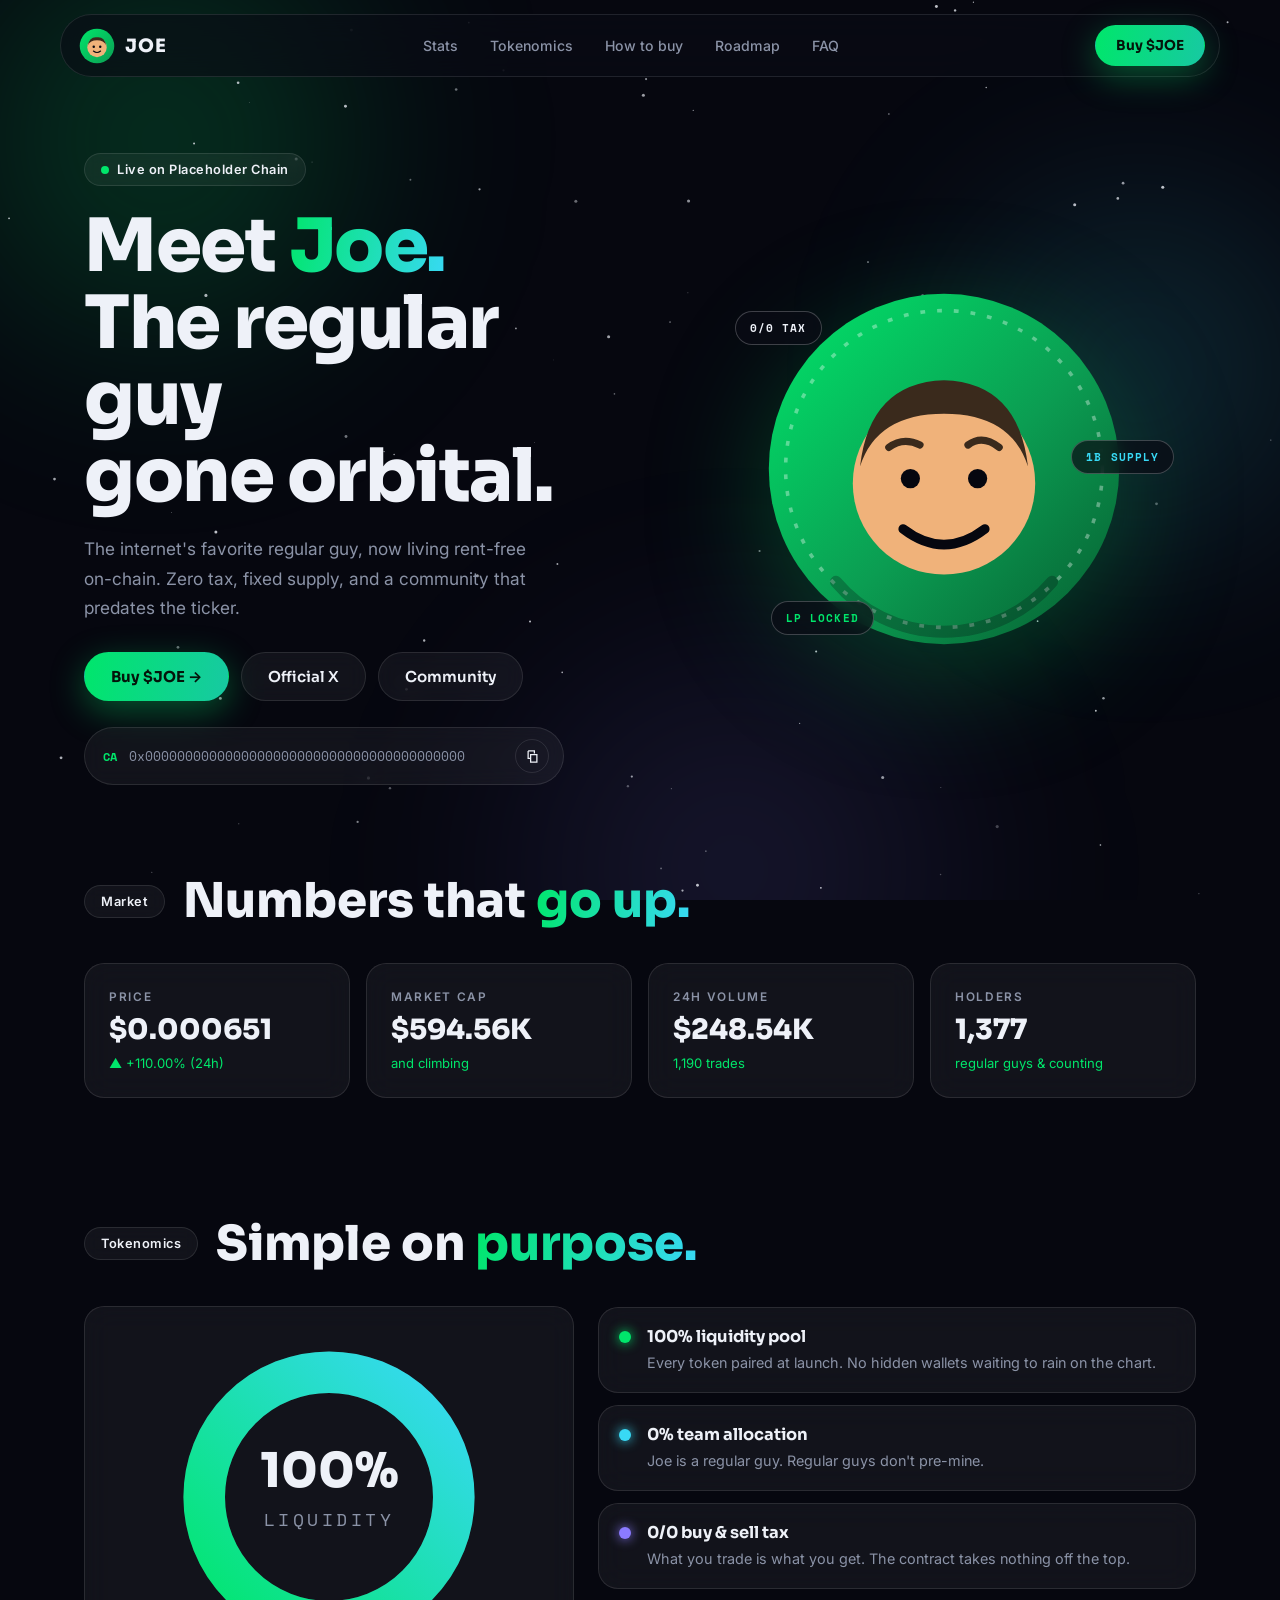
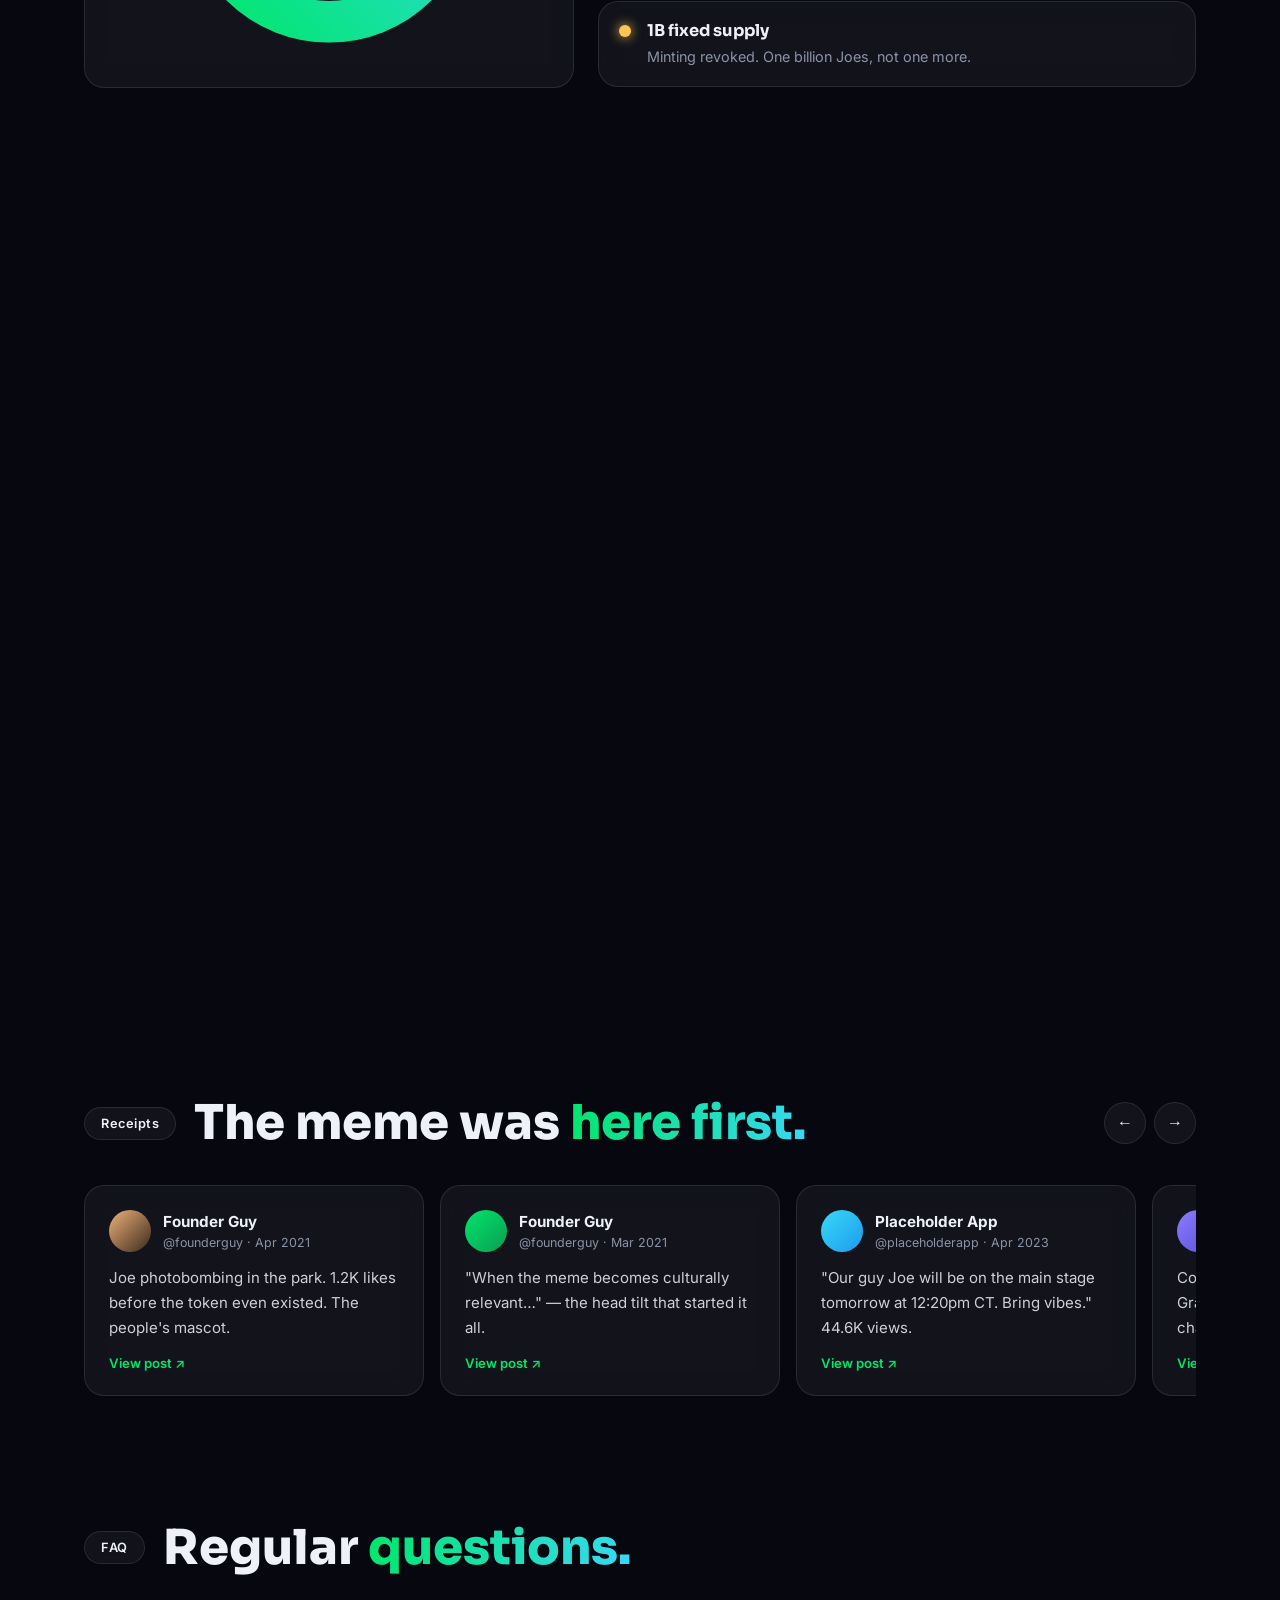
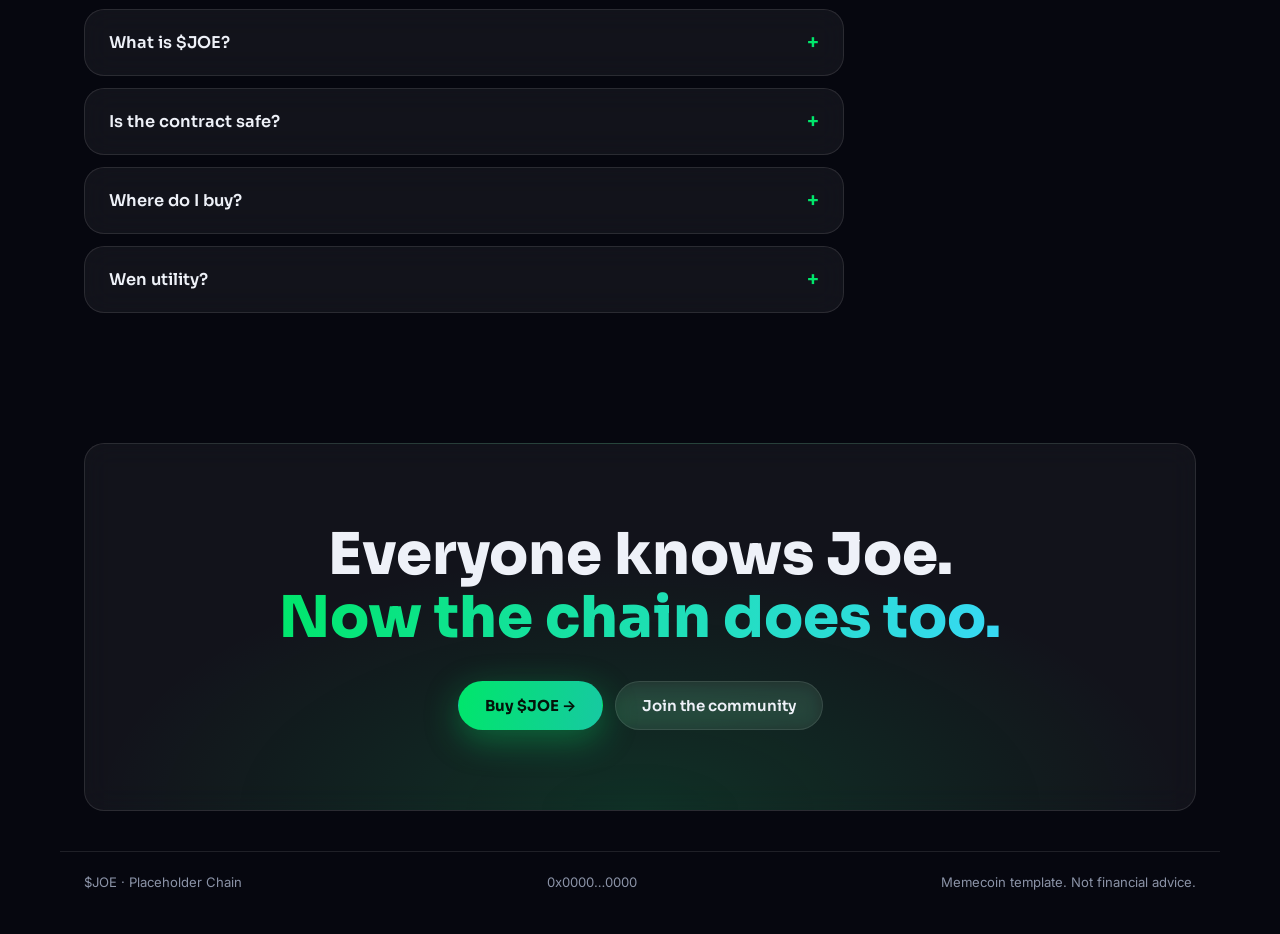
<file: joe-template-aurora/index.html>
<!DOCTYPE html>
<html lang="en" id="top">
<head>
  <meta charset="UTF-8" />
  <meta name="viewport" content="width=device-width, initial-scale=1.0" />
  <title>JOE — the regular guy goes orbital</title>
  <meta name="description" content="$JOE memecoin template, aurora edition — swap the placeholder assets, links, and contract address for your own." />
  <link rel="preconnect" href="https://fonts.googleapis.com" />
  <link rel="preconnect" href="https://fonts.gstatic.com" crossorigin />
  <link href="https://fonts.googleapis.com/css2?family=Sora:wght@400;600;700;800&family=Inter:wght@400;500;600&family=Space+Mono:wght@400;700&display=swap" rel="stylesheet" />
  <link rel="stylesheet" href="styles.css" />
  <link rel="icon" href="data:image/svg+xml,%3Csvg xmlns='http://www.w3.org/2000/svg' viewBox='0 0 100 100'%3E%3Crect width='100' height='100' rx='24' fill='%2306070f'/%3E%3Ccircle cx='50' cy='50' r='32' fill='%2300e66b'/%3E%3C/svg%3E" />
</head>
<body>

  <!-- animated backdrop -->
  <div class="aurora" aria-hidden="true">
    <span class="blob blob-1"></span>
    <span class="blob blob-2"></span>
    <span class="blob blob-3"></span>
  </div>
  <canvas class="stars" id="stars" aria-hidden="true"></canvas>

  <!-- ============ HEADER ============ -->
  <header class="site-header">
    <a class="brand" href="#top">
      <span class="brand-coin">
        <svg viewBox="0 0 100 100" aria-hidden="true">
          <circle cx="50" cy="50" r="48" fill="url(#coin-grad-sm)"/>
          <defs>
            <linearGradient id="coin-grad-sm" x1="0" y1="0" x2="1" y2="1">
              <stop offset="0" stop-color="#00e66b"/>
              <stop offset="1" stop-color="#0b9d52"/>
            </linearGradient>
          </defs>
          <circle cx="50" cy="54" r="27" fill="#f0b27a"/>
          <path d="M25 48 Q29 24 50 26 Q71 24 75 48 Q69 34 50 34 Q31 34 25 48Z" fill="#3a2a1c"/>
          <circle cx="41" cy="52" r="3.4" fill="#06070f"/>
          <circle cx="59" cy="52" r="3.4" fill="#06070f"/>
          <path d="M40 64 Q50 72 60 64" fill="none" stroke="#06070f" stroke-width="3" stroke-linecap="round"/>
        </svg>
      </span>
      <span class="brand-name">JOE</span>
    </a>
    <nav class="header-nav" aria-label="Sections">
      <a href="#stats">Stats</a>
      <a href="#tokenomics">Tokenomics</a>
      <a href="#how">How to buy</a>
      <a href="#roadmap">Roadmap</a>
      <a href="#faq">FAQ</a>
    </nav>
    <!-- TEMPLATE: replace # with your swap link -->
    <a class="btn btn-glow btn-small" href="#" target="_blank" rel="noopener">Buy $JOE</a>
  </header>

  <main>

    <!-- ============ HERO ============ -->
    <section class="hero section-reveal is-visible">
      <div class="hero-grid">
        <div class="hero-copy">
          <span class="chip"><i class="chip-dot"></i> Live on Placeholder Chain</span>
          <h1 class="hero-title">Meet <span class="grad-text">Joe.</span><br />The regular guy<br />gone orbital.</h1>
          <p class="hero-sub">
            The internet's favorite regular guy, now living rent-free on-chain.
            Zero tax, fixed supply, and a community that predates the ticker.
          </p>
          <div class="hero-actions">
            <!-- TEMPLATE: replace # with your swap / X / community links -->
            <a class="btn btn-glow" href="#" target="_blank" rel="noopener">Buy $JOE →</a>
            <a class="btn btn-glass" href="#" target="_blank" rel="noopener">Official X</a>
            <a class="btn btn-glass" href="#" target="_blank" rel="noopener">Community</a>
          </div>
          <div class="contract-pill">
            <span class="contract-label">CA</span>
            <!-- TEMPLATE: replace with your contract address -->
            <code class="contract-address" id="contract-address">0x0000000000000000000000000000000000000000</code>
            <button class="copy-btn" id="copy-btn" type="button" aria-label="Copy contract address">
              <svg viewBox="0 0 24 24" width="15" height="15" aria-hidden="true"><path fill="none" stroke="currentColor" stroke-width="2" d="M9 9h10v12H9zM5 3h10v4M5 3v12h4"/></svg>
            </button>
          </div>
        </div>

        <div class="hero-visual">
          <div class="coin-tilt" id="coin-tilt">
            <div class="coin">
              <!-- TEMPLATE: swap this inline SVG for your own mascot / coin art -->
              <svg viewBox="0 0 300 300" aria-hidden="true">
                <defs>
                  <linearGradient id="coin-grad" x1="0" y1="0" x2="1" y2="1">
                    <stop offset="0" stop-color="#00e66b"/>
                    <stop offset="0.55" stop-color="#0b9d52"/>
                    <stop offset="1" stop-color="#065c30"/>
                  </linearGradient>
                </defs>
                <circle cx="150" cy="150" r="146" fill="url(#coin-grad)"/>
                <circle cx="150" cy="150" r="132" fill="none" stroke="rgba(255,255,255,0.35)" stroke-width="3" stroke-dasharray="4 10"/>
                <circle cx="150" cy="162" r="76" fill="#f0b27a"/>
                <path d="M80 148 Q88 78 150 76 Q212 78 220 148 Q206 104 150 104 Q94 104 80 148Z" fill="#3a2a1c"/>
                <path d="M104 132 q12 -9 26 -2" fill="none" stroke="#3a2a1c" stroke-width="6" stroke-linecap="round"/>
                <path d="M170 130 q12 -9 26 2" fill="none" stroke="#3a2a1c" stroke-width="6" stroke-linecap="round"/>
                <circle cx="122" cy="158" r="8" fill="#06070f"/>
                <circle cx="178" cy="158" r="8" fill="#06070f"/>
                <path d="M116 200 Q150 226 184 200" fill="none" stroke="#06070f" stroke-width="8" stroke-linecap="round"/>
                <path d="M60 244 a 118 118 0 0 0 180 0" fill="none" stroke="rgba(6,7,15,0.25)" stroke-width="10" stroke-linecap="round"/>
              </svg>
            </div>
            <span class="orbit-chip oc-1">0/0 TAX</span>
            <span class="orbit-chip oc-2">1B SUPPLY</span>
            <span class="orbit-chip oc-3">LP LOCKED</span>
          </div>
        </div>
      </div>
    </section>

    <!-- ============ STATS ============ -->
    <section class="section section-reveal" id="stats">
      <div class="section-head">
        <span class="chip">Market</span>
        <h2 class="section-title">Numbers that <span class="grad-text">go up.</span></h2>
      </div>
      <div class="stat-grid">
        <!-- TEMPLATE: wire these up to your market data API -->
        <article class="glass stat-card">
          <span class="stat-label">Price</span>
          <span class="stat-value">$<span data-count="0.000651" data-decimals="6">0</span></span>
          <span class="stat-delta">▲ +110.00% (24h)</span>
        </article>
        <article class="glass stat-card">
          <span class="stat-label">Market cap</span>
          <span class="stat-value">$<span data-count="594.56" data-decimals="2">0</span>K</span>
          <span class="stat-delta">and climbing</span>
        </article>
        <article class="glass stat-card">
          <span class="stat-label">24h volume</span>
          <span class="stat-value">$<span data-count="248.54" data-decimals="2">0</span>K</span>
          <span class="stat-delta"><span data-count="1190">0</span> trades</span>
        </article>
        <article class="glass stat-card">
          <span class="stat-label">Holders</span>
          <span class="stat-value"><span data-count="1377">0</span></span>
          <span class="stat-delta">regular guys &amp; counting</span>
        </article>
      </div>
    </section>

    <!-- ============ TOKENOMICS ============ -->
    <section class="section section-reveal" id="tokenomics">
      <div class="section-head">
        <span class="chip">Tokenomics</span>
        <h2 class="section-title">Simple on <span class="grad-text">purpose.</span></h2>
      </div>
      <div class="tok-grid">
        <div class="glass donut-card">
          <svg class="donut" viewBox="0 0 200 200" role="img" aria-label="Token allocation: 100% liquidity pool">
            <circle cx="100" cy="100" r="78" fill="none" stroke="rgba(255,255,255,0.08)" stroke-width="26"/>
            <circle class="donut-seg" id="donut-seg" cx="100" cy="100" r="78" fill="none"
              stroke="url(#donut-grad)" stroke-width="26" stroke-linecap="round"
              stroke-dasharray="0 490" transform="rotate(-90 100 100)"/>
            <defs>
              <linearGradient id="donut-grad" x1="0" y1="0" x2="1" y2="1">
                <stop offset="0" stop-color="#00e66b"/>
                <stop offset="1" stop-color="#38d9f5"/>
              </linearGradient>
            </defs>
            <text x="100" y="94" text-anchor="middle" class="donut-big">100%</text>
            <text x="100" y="118" text-anchor="middle" class="donut-small">LIQUIDITY</text>
          </svg>
        </div>
        <div class="tok-list">
          <div class="glass tok-item">
            <span class="tok-dot d-green"></span>
            <div><h3>100% liquidity pool</h3><p>Every token paired at launch. No hidden wallets waiting to rain on the chart.</p></div>
          </div>
          <div class="glass tok-item">
            <span class="tok-dot d-blue"></span>
            <div><h3>0% team allocation</h3><p>Joe is a regular guy. Regular guys don't pre-mine.</p></div>
          </div>
          <div class="glass tok-item">
            <span class="tok-dot d-purple"></span>
            <div><h3>0/0 buy &amp; sell tax</h3><p>What you trade is what you get. The contract takes nothing off the top.</p></div>
          </div>
          <div class="glass tok-item">
            <span class="tok-dot d-amber"></span>
            <div><h3>1B fixed supply</h3><p>Minting revoked. One billion Joes, not one more.</p></div>
          </div>
        </div>
      </div>
    </section>

    <!-- ============ HOW TO BUY ============ -->
    <section class="section section-reveal" id="how">
      <div class="section-head">
        <span class="chip">Guide</span>
        <h2 class="section-title">Three steps to <span class="grad-text">regular.</span></h2>
      </div>
      <div class="how-grid">
        <article class="glass how-card">
          <span class="how-no">1</span>
          <h3>Get a wallet</h3>
          <p>Install any wallet that supports Placeholder Chain and keep your seed phrase somewhere only you can find it.</p>
        </article>
        <span class="how-connector" aria-hidden="true"></span>
        <article class="glass how-card">
          <span class="how-no">2</span>
          <h3>Fund with gas</h3>
          <p>Send the chain's native token from your exchange or bridge of choice. Enough for the swap plus fees.</p>
        </article>
        <span class="how-connector" aria-hidden="true"></span>
        <article class="glass how-card">
          <span class="how-no">3</span>
          <h3>Swap for $JOE</h3>
          <p>Paste the contract address from above into your DEX, verify every character, and welcome aboard.</p>
        </article>
      </div>
    </section>

    <!-- ============ ROADMAP ============ -->
    <section class="section section-reveal" id="roadmap">
      <div class="section-head">
        <span class="chip">Roadmap</span>
        <h2 class="section-title">The plan is <span class="grad-text">the vibe.</span></h2>
      </div>
      <div class="road-grid">
        <article class="glass road-card">
          <div class="road-head"><span class="road-phase">Phase 1</span><span class="road-status done">Complete</span></div>
          <h3>Exist</h3>
          <ul>
            <li>Be a meme since 2021</li>
            <li>Launch token, lock LP</li>
            <li>Assemble the group chat</li>
          </ul>
          <div class="road-bar"><span data-progress="100"></span></div>
        </article>
        <article class="glass road-card">
          <div class="road-head"><span class="road-phase">Phase 2</span><span class="road-status live">In progress</span></div>
          <h3>Persist</h3>
          <ul>
            <li>Listings &amp; trackers</li>
            <li>Meme production at scale</li>
            <li>Community takeovers</li>
          </ul>
          <div class="road-bar"><span data-progress="55"></span></div>
        </article>
        <article class="glass road-card">
          <div class="road-head"><span class="road-phase">Phase 3</span><span class="road-status">Soon</span></div>
          <h3>Transcend</h3>
          <ul>
            <li>Joe everywhere</li>
            <li>IRL sightings multiply</li>
            <li>The chart speaks for itself</li>
          </ul>
          <div class="road-bar"><span data-progress="10"></span></div>
        </article>
      </div>
    </section>

    <!-- ============ COMMUNITY RECEIPTS ============ -->
    <section class="section section-reveal" id="community">
      <div class="section-head">
        <span class="chip">Receipts</span>
        <h2 class="section-title">The meme was <span class="grad-text">here first.</span></h2>
        <div class="carousel-nav">
          <button class="car-btn" id="car-prev" type="button" aria-label="Previous">←</button>
          <button class="car-btn" id="car-next" type="button" aria-label="Next">→</button>
        </div>
      </div>
      <div class="carousel" id="carousel">
        <!-- TEMPLATE: swap these placeholder cards for real embedded posts -->
        <a class="glass car-card" href="#" target="_blank" rel="noopener">
          <div class="car-head"><span class="car-avatar av-1"></span><div><b>Founder Guy</b><span>@founderguy · Apr 2021</span></div></div>
          <p>Joe photobombing in the park. 1.2K likes before the token even existed. The people's mascot.</p>
          <span class="car-link">View post ↗</span>
        </a>
        <a class="glass car-card" href="#" target="_blank" rel="noopener">
          <div class="car-head"><span class="car-avatar av-2"></span><div><b>Founder Guy</b><span>@founderguy · Mar 2021</span></div></div>
          <p>"When the meme becomes culturally relevant…" — the head tilt that started it all.</p>
          <span class="car-link">View post ↗</span>
        </a>
        <a class="glass car-card" href="#" target="_blank" rel="noopener">
          <div class="car-head"><span class="car-avatar av-3"></span><div><b>Placeholder App</b><span>@placeholderapp · Apr 2023</span></div></div>
          <p>"Our guy Joe will be on the main stage tomorrow at 12:20pm CT. Bring vibes." 44.6K views.</p>
          <span class="car-link">View post ↗</span>
        </a>
        <a class="glass car-card" href="#" target="_blank" rel="noopener">
          <div class="car-head"><span class="car-avatar av-4"></span><div><b>Ecosystem Lead</b><span>@ecosystemlead · 2023</span></div></div>
          <p>Conference cameo confirmed. Grayscale Joe, pixel flames, main character energy.</p>
          <span class="car-link">View post ↗</span>
        </a>
      </div>
    </section>

    <!-- ============ FAQ ============ -->
    <section class="section section-reveal" id="faq">
      <div class="section-head">
        <span class="chip">FAQ</span>
        <h2 class="section-title">Regular <span class="grad-text">questions.</span></h2>
      </div>
      <div class="faq-list">
        <div class="glass faq-item">
          <button class="faq-q" type="button" aria-expanded="false">What is $JOE?<span class="faq-icon">+</span></button>
          <div class="faq-a"><p>A memecoin for the internet's favorite regular guy. No roadmap theater, no utility cosplay — a meme, a chart, and a community that already existed.</p></div>
        </div>
        <div class="glass faq-item">
          <button class="faq-q" type="button" aria-expanded="false">Is the contract safe?<span class="faq-icon">+</span></button>
          <div class="faq-a"><p>Template answer: state your audit, renounce, and LP-lock facts here with links. Never make claims you can't back with a transaction hash.</p></div>
        </div>
        <div class="glass faq-item">
          <button class="faq-q" type="button" aria-expanded="false">Where do I buy?<span class="faq-icon">+</span></button>
          <div class="faq-a"><p>Follow the three steps above. The only official links live in the header of this site — anything DMing you is not Joe.</p></div>
        </div>
        <div class="glass faq-item">
          <button class="faq-q" type="button" aria-expanded="false">Wen utility?<span class="faq-icon">+</span></button>
          <div class="faq-a"><p>Joe is the utility.</p></div>
        </div>
      </div>
    </section>

    <!-- ============ FINAL CTA ============ -->
    <section class="final section-reveal">
      <div class="glass final-card">
        <h2 class="final-title">Everyone knows Joe.<br /><span class="grad-text">Now the chain does too.</span></h2>
        <div class="hero-actions center">
          <a class="btn btn-glow" href="#" target="_blank" rel="noopener">Buy $JOE →</a>
          <a class="btn btn-glass" href="#" target="_blank" rel="noopener">Join the community</a>
        </div>
      </div>
    </section>

  </main>

  <!-- ============ FOOTER ============ -->
  <footer class="site-footer">
    <span>$JOE · Placeholder Chain</span>
    <span>0x0000…0000</span>
    <span>Memecoin template. Not financial advice.</span>
  </footer>

  <div class="toast" id="toast" role="status">Contract address copied</div>

  <script src="script.js"></script>
</body>
</html>
</file>
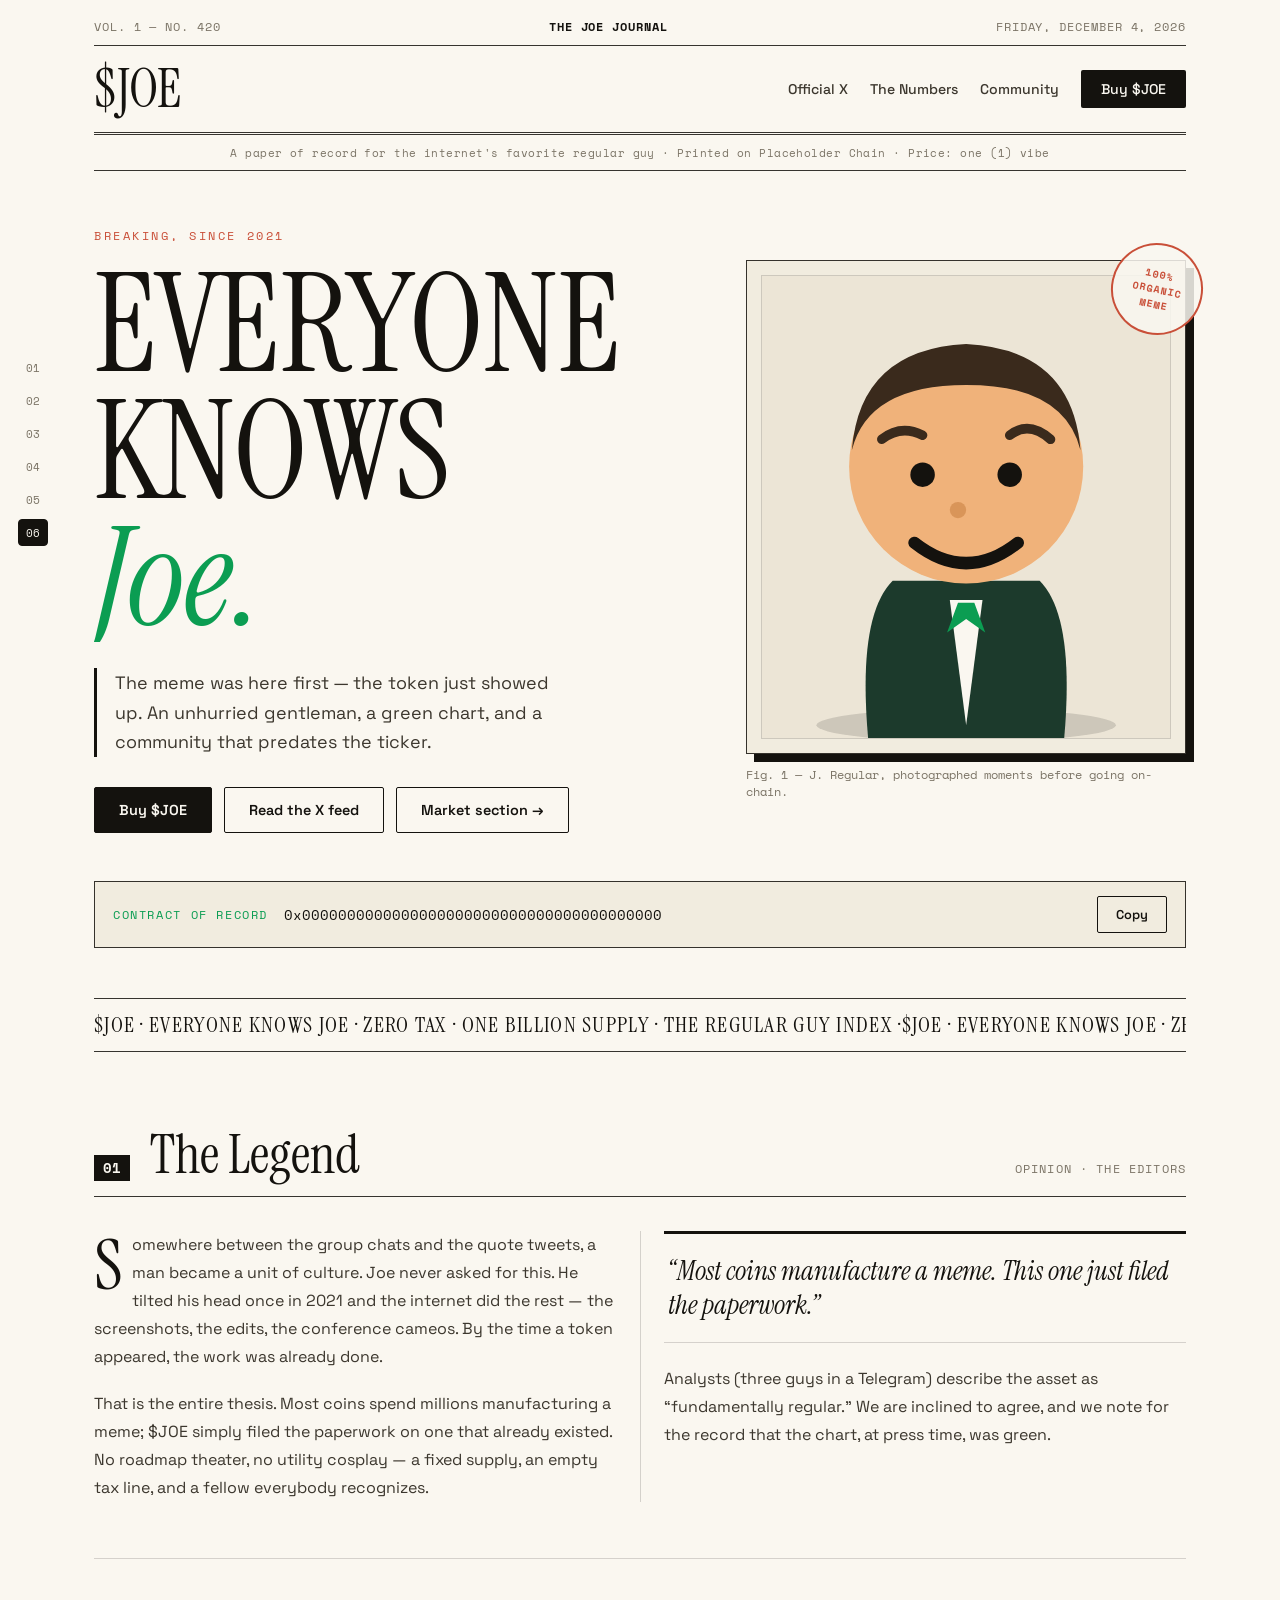
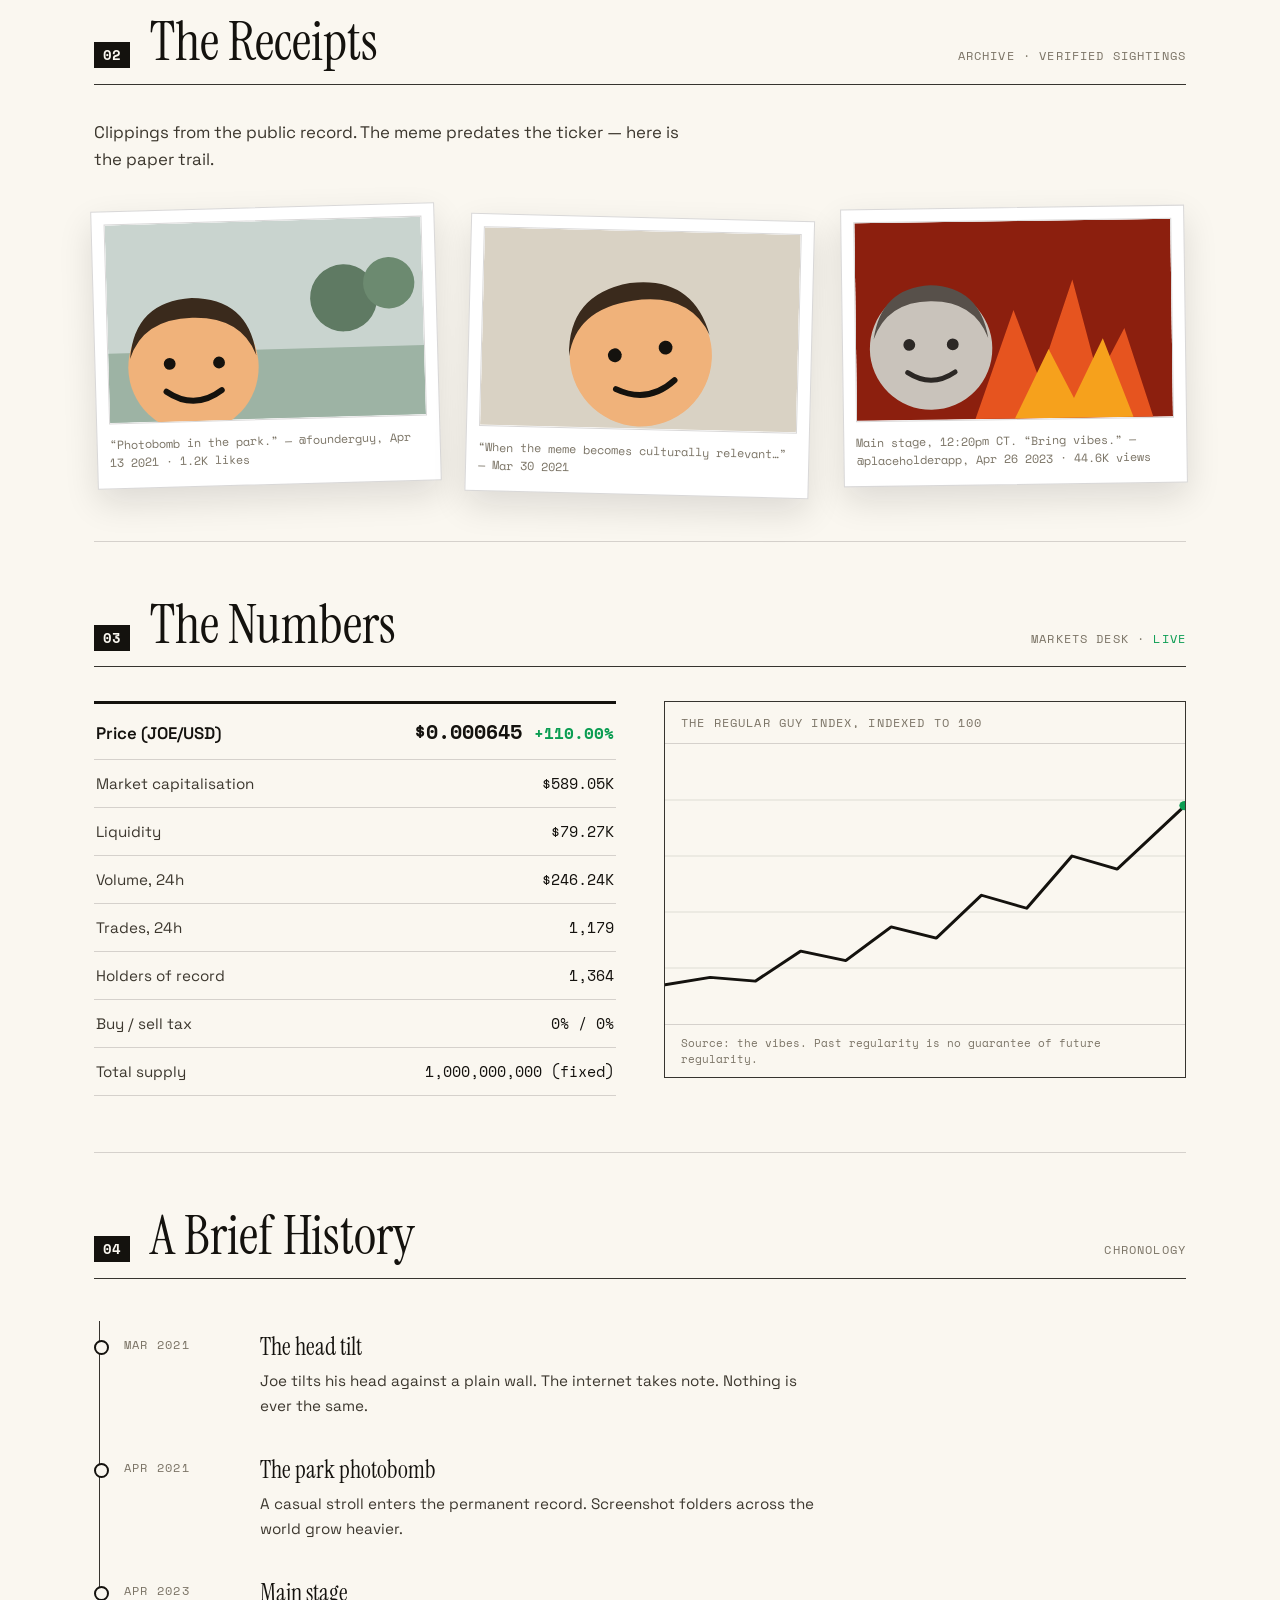
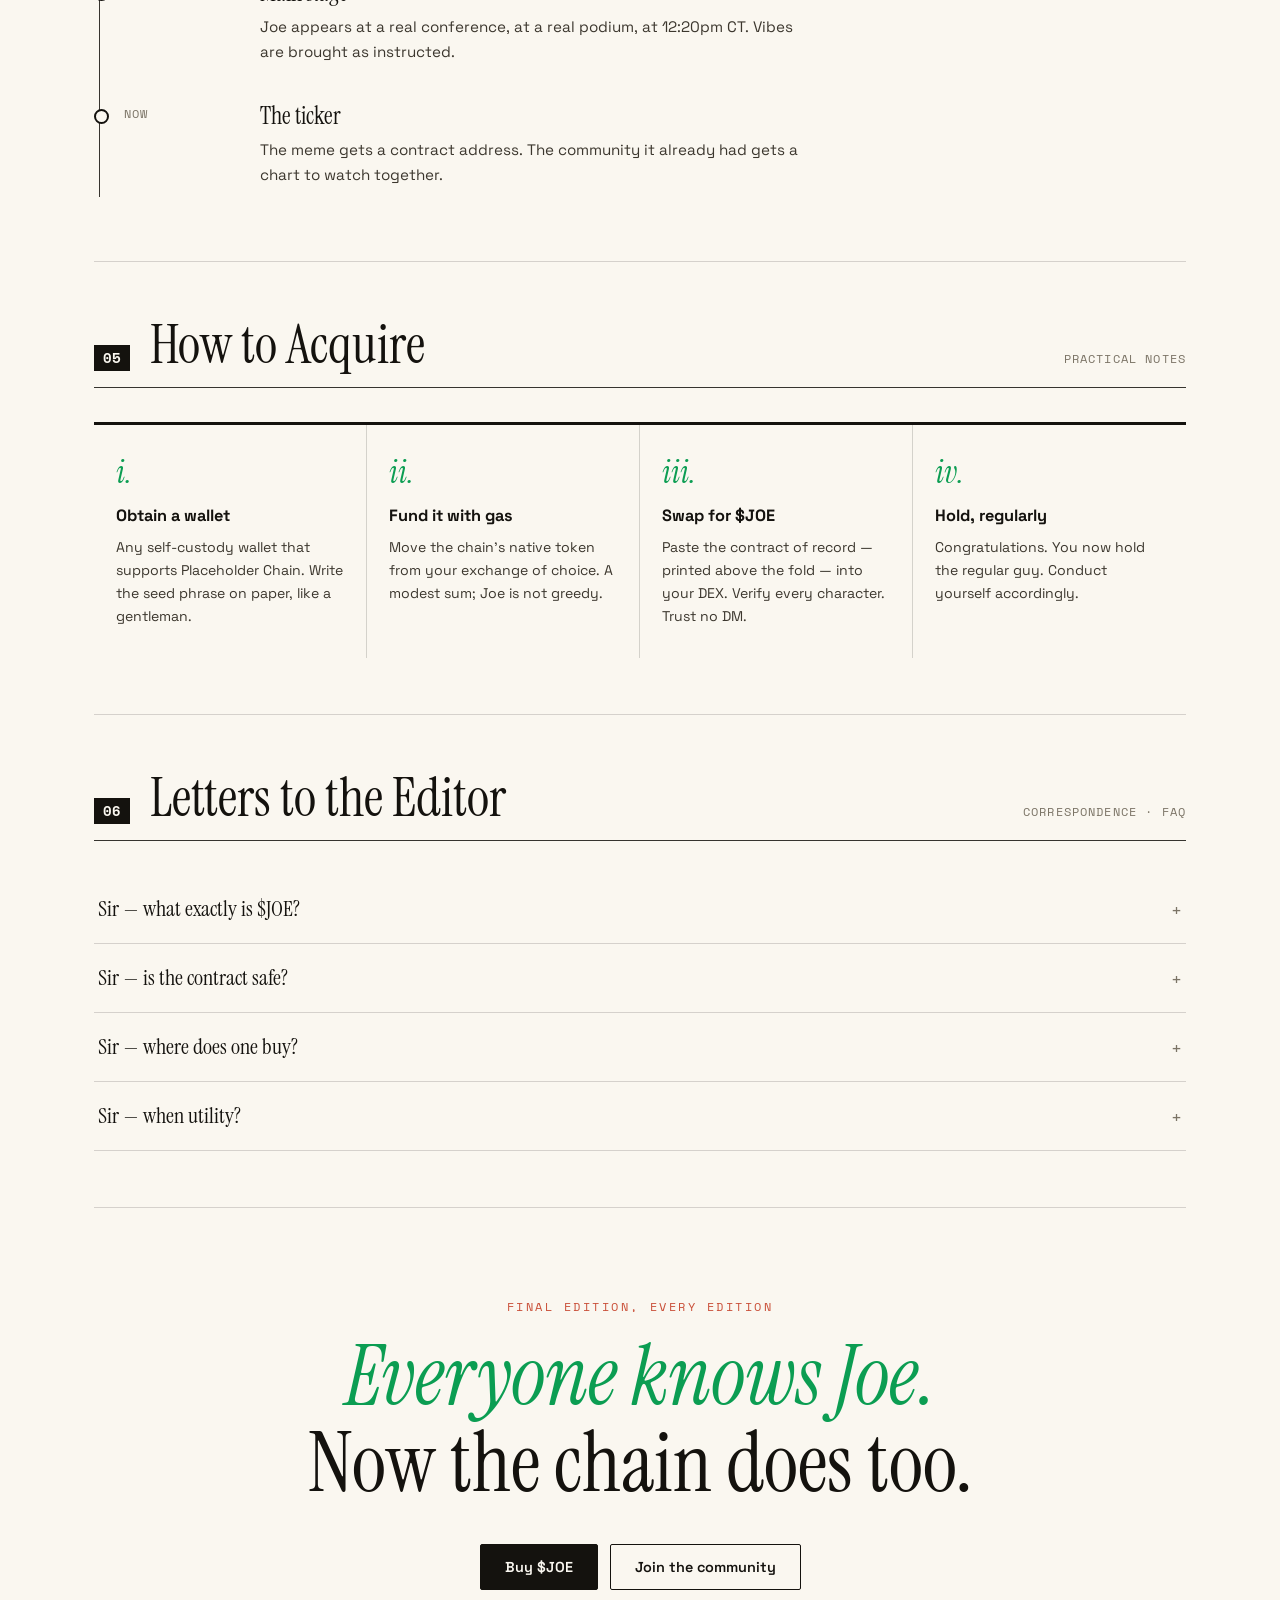
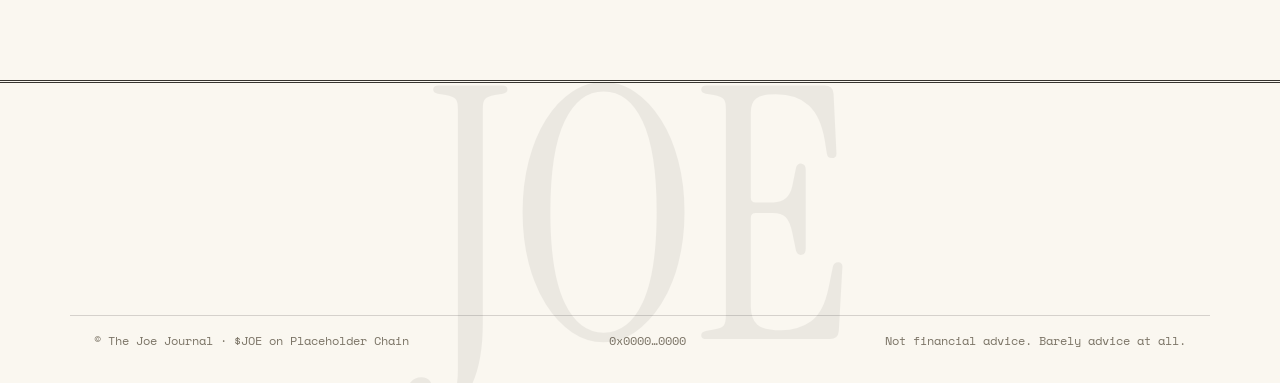
<file: joe-template-editorial/index.html>
<!DOCTYPE html>
<html lang="en" id="top">
<head>
  <meta charset="UTF-8" />
  <meta name="viewport" content="width=device-width, initial-scale=1.0" />
  <title>The Joe Journal — a paper about a regular guy</title>
  <meta name="description" content="$JOE memecoin template, editorial edition — swap the placeholder assets, links, and contract address for your own." />
  <link rel="preconnect" href="https://fonts.googleapis.com" />
  <link rel="preconnect" href="https://fonts.gstatic.com" crossorigin />
  <link href="https://fonts.googleapis.com/css2?family=Instrument+Serif:ital@0;1&family=Space+Grotesk:wght@400;500;600;700&family=Space+Mono:wght@400;700&display=swap" rel="stylesheet" />
  <link rel="stylesheet" href="styles.css" />
  <link rel="icon" href="data:image/svg+xml,%3Csvg xmlns='http://www.w3.org/2000/svg' viewBox='0 0 100 100'%3E%3Crect width='100' height='100' fill='%23faf7f0'/%3E%3Ccircle cx='50' cy='50' r='36' fill='%23f0b27a'/%3E%3C/svg%3E" />
</head>
<body>

  <div class="progress" id="progress" aria-hidden="true"></div>

  <!-- fixed section index -->
  <nav class="side-index" id="side-index" aria-label="Section index">
    <a href="#legend" data-spy="legend">01</a>
    <a href="#receipts" data-spy="receipts">02</a>
    <a href="#numbers" data-spy="numbers">03</a>
    <a href="#timeline" data-spy="timeline">04</a>
    <a href="#acquire" data-spy="acquire">05</a>
    <a href="#letters" data-spy="letters">06</a>
  </nav>

  <!-- ============ MASTHEAD ============ -->
  <header class="masthead">
    <div class="masthead-meta">
      <span>Vol. 1 — No. 420</span>
      <span class="masthead-brand">The Joe Journal</span>
      <span id="today-date">—</span>
    </div>
    <div class="masthead-row">
      <a class="wordmark" href="#top">$JOE</a>
      <nav class="masthead-nav" aria-label="Main actions">
        <!-- TEMPLATE: replace # with your swap / X / chart / community links -->
        <a href="#" target="_blank" rel="noopener">Official X</a>
        <a href="#numbers">The Numbers</a>
        <a href="#" target="_blank" rel="noopener">Community</a>
        <a class="nav-buy" href="#" target="_blank" rel="noopener">Buy $JOE</a>
      </nav>
    </div>
    <p class="masthead-tag">A paper of record for the internet's favorite regular guy · Printed on Placeholder Chain · Price: one (1) vibe</p>
  </header>

  <main>

    <!-- ============ FRONT PAGE / HERO ============ -->
    <section class="hero section-reveal is-visible">
      <div class="hero-grid">
        <div class="hero-copy">
          <p class="kicker">Breaking, since 2021</p>
          <h1 class="hero-title">
            <span class="reveal-line"><i>EVERYONE</i></span>
            <span class="reveal-line"><i>KNOWS</i></span>
            <span class="reveal-line"><i class="serif-italic">Joe.</i></span>
          </h1>
          <p class="hero-standfirst">
            The meme was here first — the token just showed up. An unhurried
            gentleman, a green chart, and a community that predates the ticker.
          </p>
          <div class="hero-actions">
            <a class="btn btn-ink" href="#" target="_blank" rel="noopener">Buy $JOE</a>
            <a class="btn" href="#" target="_blank" rel="noopener">Read the X feed</a>
            <a class="btn" href="#numbers">Market section →</a>
          </div>
        </div>
        <figure class="hero-portrait">
          <div class="portrait-frame">
            <!-- TEMPLATE: swap this inline SVG for your own mascot image -->
            <svg viewBox="0 0 300 340" aria-hidden="true">
              <rect width="300" height="340" fill="#ece5d6"/>
              <ellipse cx="150" cy="330" rx="110" ry="12" fill="rgba(20,18,14,0.14)"/>
              <path d="M78 340 Q70 250 96 224 L204 224 Q230 250 222 340 Z" fill="#1c3a2c"/>
              <path d="M138 238 L150 330 L162 238 Z" fill="#faf7f0"/>
              <path d="M144 240 L156 240 L164 262 L150 252 L136 262 Z" fill="#0b9d52"/>
              <circle cx="150" cy="140" r="86" fill="#f0b27a"/>
              <path d="M66 128 Q72 54 150 50 Q228 54 234 128 Q222 80 150 80 Q78 80 66 128 Z" fill="#3a2a1c"/>
              <path d="M88 120 q14 -11 30 -3" fill="none" stroke="#3a2a1c" stroke-width="7" stroke-linecap="round"/>
              <path d="M182 117 q14 -11 30 3" fill="none" stroke="#3a2a1c" stroke-width="7" stroke-linecap="round"/>
              <circle cx="118" cy="146" r="9" fill="#14120e"/>
              <circle cx="182" cy="146" r="9" fill="#14120e"/>
              <path d="M112 196 Q150 226 188 196" fill="none" stroke="#14120e" stroke-width="9" stroke-linecap="round"/>
              <circle cx="144" cy="172" r="6" fill="#d99559"/>
            </svg>
            <span class="stamp" aria-hidden="true">100%<br />ORGANIC<br />MEME</span>
          </div>
          <figcaption>Fig. 1 — J. Regular, photographed moments before going on-chain.</figcaption>
        </figure>
      </div>

      <div class="contract-row">
        <span class="contract-label">Contract of record</span>
        <!-- TEMPLATE: replace with your contract address -->
        <code class="contract-address" id="contract-address">0x0000000000000000000000000000000000000000</code>
        <button class="btn btn-copy" id="copy-btn" type="button">Copy</button>
      </div>
    </section>

    <div class="rule-marquee" aria-hidden="true">
      <div class="marquee-track">
        <span>$JOE · everyone knows joe · zero tax · one billion supply · the regular guy index · </span><span>$JOE · everyone knows joe · zero tax · one billion supply · the regular guy index · </span>
      </div>
    </div>

    <!-- ============ 01 THE LEGEND ============ -->
    <section class="article section-reveal" id="legend">
      <header class="article-head">
        <span class="article-no">01</span>
        <h2 class="article-title">The Legend</h2>
        <span class="article-byline">Opinion · The Editors</span>
      </header>
      <div class="article-cols">
        <p class="dropcap">
          Somewhere between the group chats and the quote tweets, a man became a
          unit of culture. Joe never asked for this. He tilted his head once in
          2021 and the internet did the rest — the screenshots, the edits, the
          conference cameos. By the time a token appeared, the work was already
          done.
        </p>
        <p>
          That is the entire thesis. Most coins spend millions manufacturing a
          meme; $JOE simply filed the paperwork on one that already existed. No
          roadmap theater, no utility cosplay — a fixed supply, an empty tax
          line, and a fellow everybody recognizes.
        </p>
        <blockquote class="pullquote">
          “Most coins manufacture a meme. This one just filed the paperwork.”
        </blockquote>
        <p>
          Analysts (three guys in a Telegram) describe the asset as
          “fundamentally regular.” We are inclined to agree, and we note for the
          record that the chart, at press time, was green.
        </p>
      </div>
    </section>

    <!-- ============ 02 RECEIPTS ============ -->
    <section class="article section-reveal" id="receipts">
      <header class="article-head">
        <span class="article-no">02</span>
        <h2 class="article-title">The Receipts</h2>
        <span class="article-byline">Archive · Verified sightings</span>
      </header>
      <p class="article-lede">Clippings from the public record. The meme predates the ticker — here is the paper trail.</p>
      <div class="clippings">
        <!-- TEMPLATE: swap these placeholder clippings for real embedded posts -->
        <a class="clipping tilt-l" href="#" target="_blank" rel="noopener">
          <div class="clipping-media">
            <svg viewBox="0 0 320 200" preserveAspectRatio="xMidYMid slice" aria-label="Placeholder still: Joe photobombing in a park">
              <rect width="320" height="200" fill="#c9d4cf"/>
              <rect y="130" width="320" height="70" fill="#9db3a4"/>
              <circle cx="240" cy="80" r="34" fill="#5f7a63"/>
              <circle cx="286" cy="66" r="26" fill="#6c8a70"/>
              <circle cx="86" cy="146" r="66" fill="#f0b27a"/>
              <path d="M22 136 Q28 78 86 76 Q144 78 150 136 Q136 96 86 96 Q36 96 22 136Z" fill="#3a2a1c"/>
              <circle cx="62" cy="142" r="6" fill="#14120e"/>
              <circle cx="112" cy="142" r="6" fill="#14120e"/>
              <path d="M58 170 Q86 190 114 170" fill="none" stroke="#14120e" stroke-width="6" stroke-linecap="round"/>
            </svg>
          </div>
          <p class="clipping-caption">“Photobomb in the park.” — @founderguy, Apr 13 2021 · 1.2K likes</p>
        </a>
        <a class="clipping tilt-r" href="#" target="_blank" rel="noopener">
          <div class="clipping-media">
            <svg viewBox="0 0 320 200" preserveAspectRatio="xMidYMid slice" aria-label="Placeholder still: Joe tilting his head on a plain wall">
              <rect width="320" height="200" fill="#d9d2c4"/>
              <g transform="rotate(-10 160 120)">
                <circle cx="160" cy="126" r="72" fill="#f0b27a"/>
                <path d="M88 116 Q96 54 160 52 Q224 54 232 116 Q218 70 160 70 Q102 70 88 116Z" fill="#3a2a1c"/>
                <circle cx="134" cy="122" r="7" fill="#14120e"/>
                <circle cx="186" cy="122" r="7" fill="#14120e"/>
                <path d="M130 156 Q160 176 190 156" fill="none" stroke="#14120e" stroke-width="6" stroke-linecap="round"/>
              </g>
            </svg>
          </div>
          <p class="clipping-caption">“When the meme becomes culturally relevant…” — Mar 30 2021</p>
        </a>
        <a class="clipping tilt-l2" href="#" target="_blank" rel="noopener">
          <div class="clipping-media">
            <svg viewBox="0 0 320 200" preserveAspectRatio="xMidYMid slice" aria-label="Placeholder still: pixel flames behind grayscale Joe">
              <rect width="320" height="200" fill="#8c1f0e"/>
              <polygon points="120,200 160,90 185,160 220,60 245,160 272,110 300,200" fill="#e6541f"/>
              <polygon points="160,200 195,130 220,180 250,120 280,200" fill="#f6a11c"/>
              <circle cx="76" cy="128" r="62" fill="#c9c3bb"/>
              <path d="M18 118 Q26 66 76 64 Q126 66 134 118 Q120 80 76 80 Q32 80 18 118Z" fill="#57504a"/>
              <circle cx="54" cy="124" r="6" fill="#2c2825"/>
              <circle cx="98" cy="124" r="6" fill="#2c2825"/>
              <path d="M52 152 Q76 168 100 152" fill="none" stroke="#2c2825" stroke-width="5" stroke-linecap="round"/>
            </svg>
          </div>
          <p class="clipping-caption">Main stage, 12:20pm CT. “Bring vibes.” — @placeholderapp, Apr 26 2023 · 44.6K views</p>
        </a>
      </div>
    </section>

    <!-- ============ 03 THE NUMBERS ============ -->
    <section class="article section-reveal" id="numbers">
      <header class="article-head">
        <span class="article-no">03</span>
        <h2 class="article-title">The Numbers</h2>
        <span class="article-byline">Markets desk · <span class="live-flag">live</span></span>
      </header>
      <div class="numbers-grid">
        <div class="ledger">
          <!-- TEMPLATE: wire these up to your market data API -->
          <div class="ledger-row big">
            <span>Price (JOE/USD)</span>
            <span class="mono">$<span data-count="0.000651" data-decimals="6">0</span> <em class="up">+110.00%</em></span>
          </div>
          <div class="ledger-row"><span>Market capitalisation</span><span class="mono">$<span data-count="594.56" data-decimals="2">0</span>K</span></div>
          <div class="ledger-row"><span>Liquidity</span><span class="mono">$<span data-count="80.01" data-decimals="2">0</span>K</span></div>
          <div class="ledger-row"><span>Volume, 24h</span><span class="mono">$<span data-count="248.54" data-decimals="2">0</span>K</span></div>
          <div class="ledger-row"><span>Trades, 24h</span><span class="mono"><span data-count="1190">0</span></span></div>
          <div class="ledger-row"><span>Holders of record</span><span class="mono"><span data-count="1377">0</span></span></div>
          <div class="ledger-row"><span>Buy / sell tax</span><span class="mono">0% / 0%</span></div>
          <div class="ledger-row"><span>Total supply</span><span class="mono">1,000,000,000 (fixed)</span></div>
        </div>
        <figure class="index-chart">
          <figcaption class="chart-caption">The Regular Guy Index, indexed to 100</figcaption>
          <!-- TEMPLATE: replace with your chart embed, e.g. a Dexscreener iframe -->
          <svg viewBox="0 0 460 300" preserveAspectRatio="none" aria-label="Placeholder line chart trending up">
            <rect width="460" height="300" fill="#faf7f0"/>
            <g stroke="rgba(20,18,14,0.12)" stroke-width="1">
              <path d="M0 60 H460 M0 120 H460 M0 180 H460 M0 240 H460"/>
            </g>
            <polyline points="0,258 40,250 80,254 120,222 160,232 200,196 240,208 280,162 320,176 360,120 400,134 460,66"
              fill="none" stroke="#14120e" stroke-width="3" stroke-linejoin="round" stroke-linecap="round"/>
            <circle cx="460" cy="66" r="5" fill="#0b9d52"/>
          </svg>
          <p class="chart-footnote">Source: the vibes. Past regularity is no guarantee of future regularity.</p>
        </figure>
      </div>
    </section>

    <!-- ============ 04 TIMELINE ============ -->
    <section class="article section-reveal" id="timeline">
      <header class="article-head">
        <span class="article-no">04</span>
        <h2 class="article-title">A Brief History</h2>
        <span class="article-byline">Chronology</span>
      </header>
      <ol class="timeline">
        <li class="tl-item">
          <span class="tl-date">Mar 2021</span>
          <div class="tl-body"><h3>The head tilt</h3><p>Joe tilts his head against a plain wall. The internet takes note. Nothing is ever the same.</p></div>
        </li>
        <li class="tl-item">
          <span class="tl-date">Apr 2021</span>
          <div class="tl-body"><h3>The park photobomb</h3><p>A casual stroll enters the permanent record. Screenshot folders across the world grow heavier.</p></div>
        </li>
        <li class="tl-item">
          <span class="tl-date">Apr 2023</span>
          <div class="tl-body"><h3>Main stage</h3><p>Joe appears at a real conference, at a real podium, at 12:20pm CT. Vibes are brought as instructed.</p></div>
        </li>
        <li class="tl-item">
          <span class="tl-date">Now</span>
          <div class="tl-body"><h3>The ticker</h3><p>The meme gets a contract address. The community it already had gets a chart to watch together.</p></div>
        </li>
      </ol>
    </section>

    <!-- ============ 05 HOW TO ACQUIRE ============ -->
    <section class="article section-reveal" id="acquire">
      <header class="article-head">
        <span class="article-no">05</span>
        <h2 class="article-title">How to Acquire</h2>
        <span class="article-byline">Practical notes</span>
      </header>
      <div class="acquire-grid">
        <article class="acquire-step">
          <span class="acquire-no">i.</span>
          <h3>Obtain a wallet</h3>
          <p>Any self-custody wallet that supports Placeholder Chain. Write the seed phrase on paper, like a gentleman.</p>
        </article>
        <article class="acquire-step">
          <span class="acquire-no">ii.</span>
          <h3>Fund it with gas</h3>
          <p>Move the chain's native token from your exchange of choice. A modest sum; Joe is not greedy.</p>
        </article>
        <article class="acquire-step">
          <span class="acquire-no">iii.</span>
          <h3>Swap for $JOE</h3>
          <p>Paste the contract of record — printed above the fold — into your DEX. Verify every character. Trust no DM.</p>
        </article>
        <article class="acquire-step">
          <span class="acquire-no">iv.</span>
          <h3>Hold, regularly</h3>
          <p>Congratulations. You now hold the regular guy. Conduct yourself accordingly.</p>
        </article>
      </div>
    </section>

    <!-- ============ 06 LETTERS ============ -->
    <section class="article section-reveal" id="letters">
      <header class="article-head">
        <span class="article-no">06</span>
        <h2 class="article-title">Letters to the Editor</h2>
        <span class="article-byline">Correspondence · FAQ</span>
      </header>
      <details class="letter">
        <summary>Sir — what exactly is $JOE?</summary>
        <p>A memecoin for a meme that already existed. One billion fixed supply, zero tax, and a mascot the timeline recognizes on sight. — Ed.</p>
      </details>
      <details class="letter">
        <summary>Sir — is the contract safe?</summary>
        <p>Template answer: print your audit, renounce, and LP-lock facts here with links. This paper does not publish claims without a transaction hash. — Ed.</p>
      </details>
      <details class="letter">
        <summary>Sir — where does one buy?</summary>
        <p>See section 05, "How to Acquire." The only official links are in the masthead. Anyone else sliding into your correspondence is not Joe. — Ed.</p>
      </details>
      <details class="letter">
        <summary>Sir — when utility?</summary>
        <p>Joe is the utility. — Ed.</p>
      </details>
    </section>

    <!-- ============ FINAL ============ -->
    <section class="closer section-reveal">
      <p class="kicker">Final edition, every edition</p>
      <h2 class="closer-title"><i>Everyone knows Joe.</i><br />Now the chain does too.</h2>
      <div class="hero-actions center">
        <a class="btn btn-ink" href="#" target="_blank" rel="noopener">Buy $JOE</a>
        <a class="btn" href="#" target="_blank" rel="noopener">Join the community</a>
      </div>
    </section>

  </main>

  <!-- ============ FOOTER ============ -->
  <footer class="site-footer">
    <span class="footer-word" aria-hidden="true">JOE</span>
    <div class="footer-meta">
      <span>© The Joe Journal · $JOE on Placeholder Chain</span>
      <span>0x0000…0000</span>
      <span>Not financial advice. Barely advice at all.</span>
    </div>
  </footer>

  <div class="toast" id="toast" role="status">Copied to clipboard</div>

  <script src="script.js"></script>
</body>
</html>
</file>
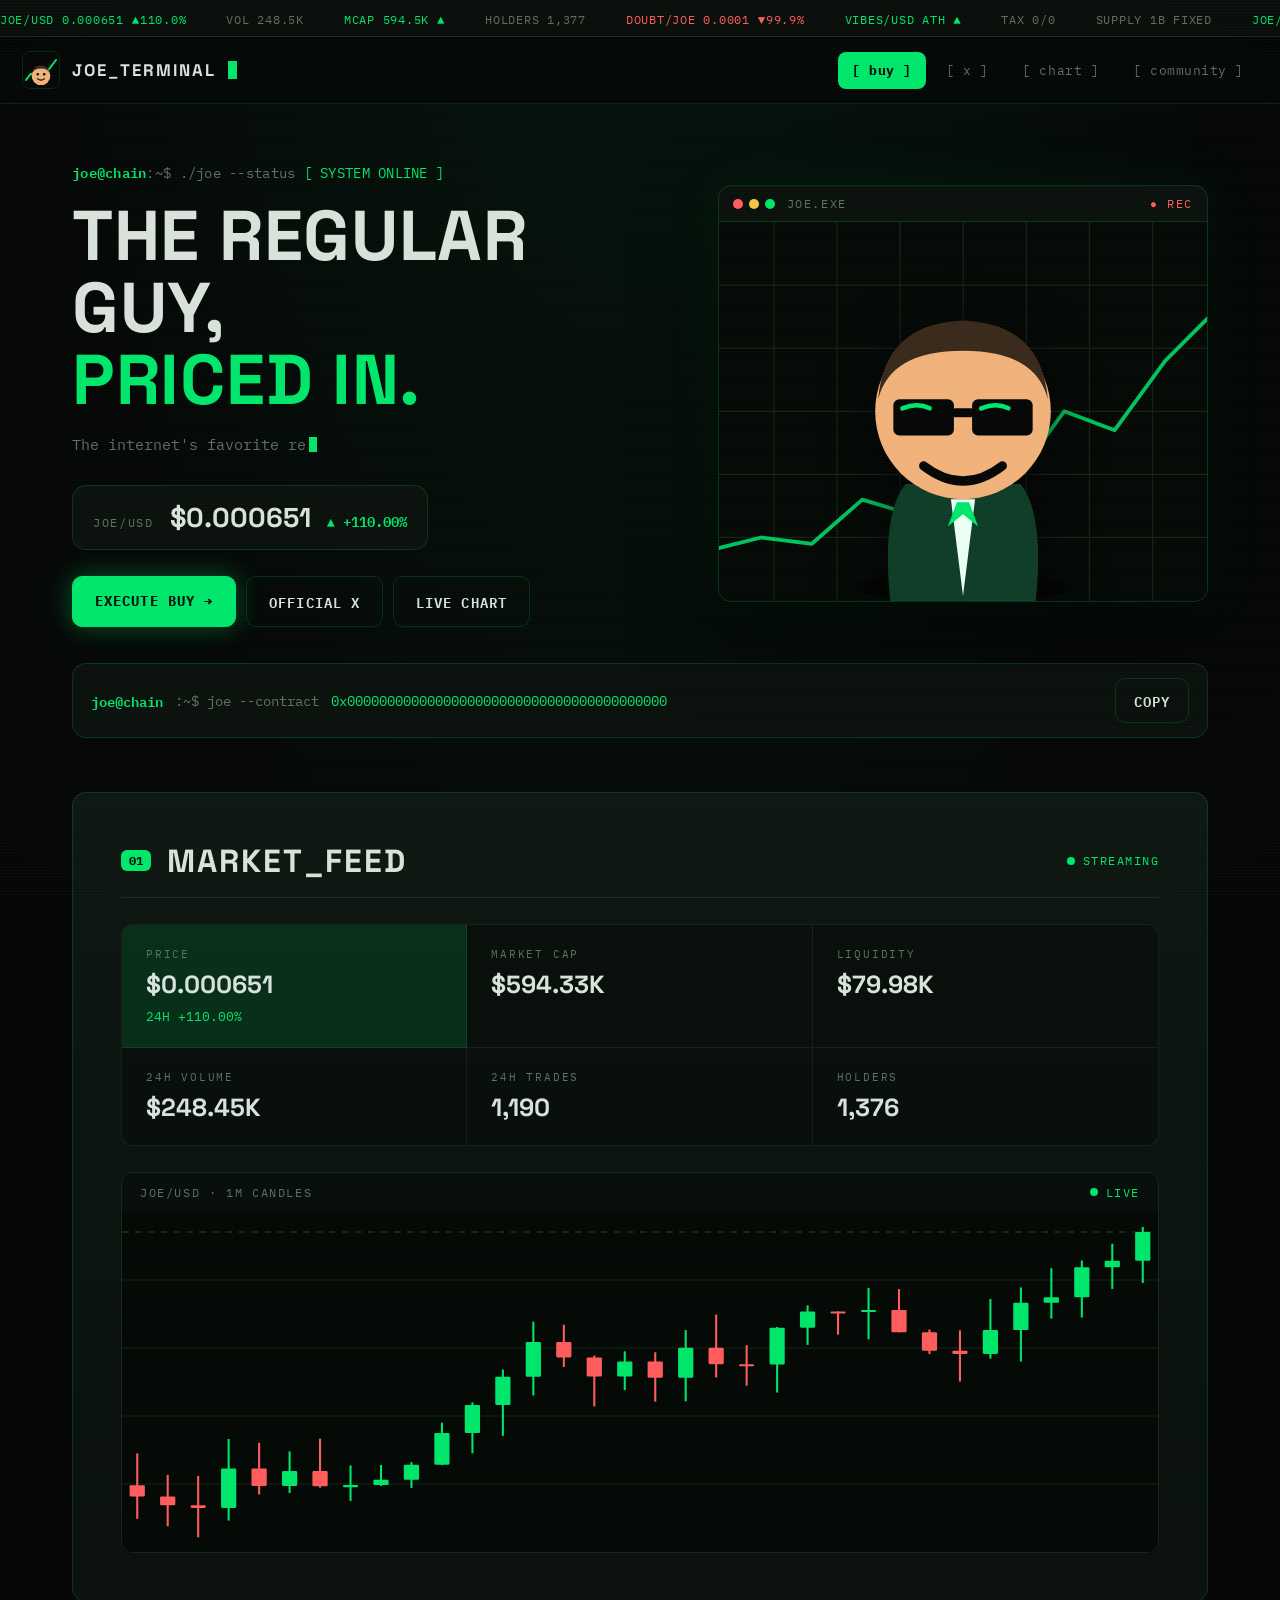
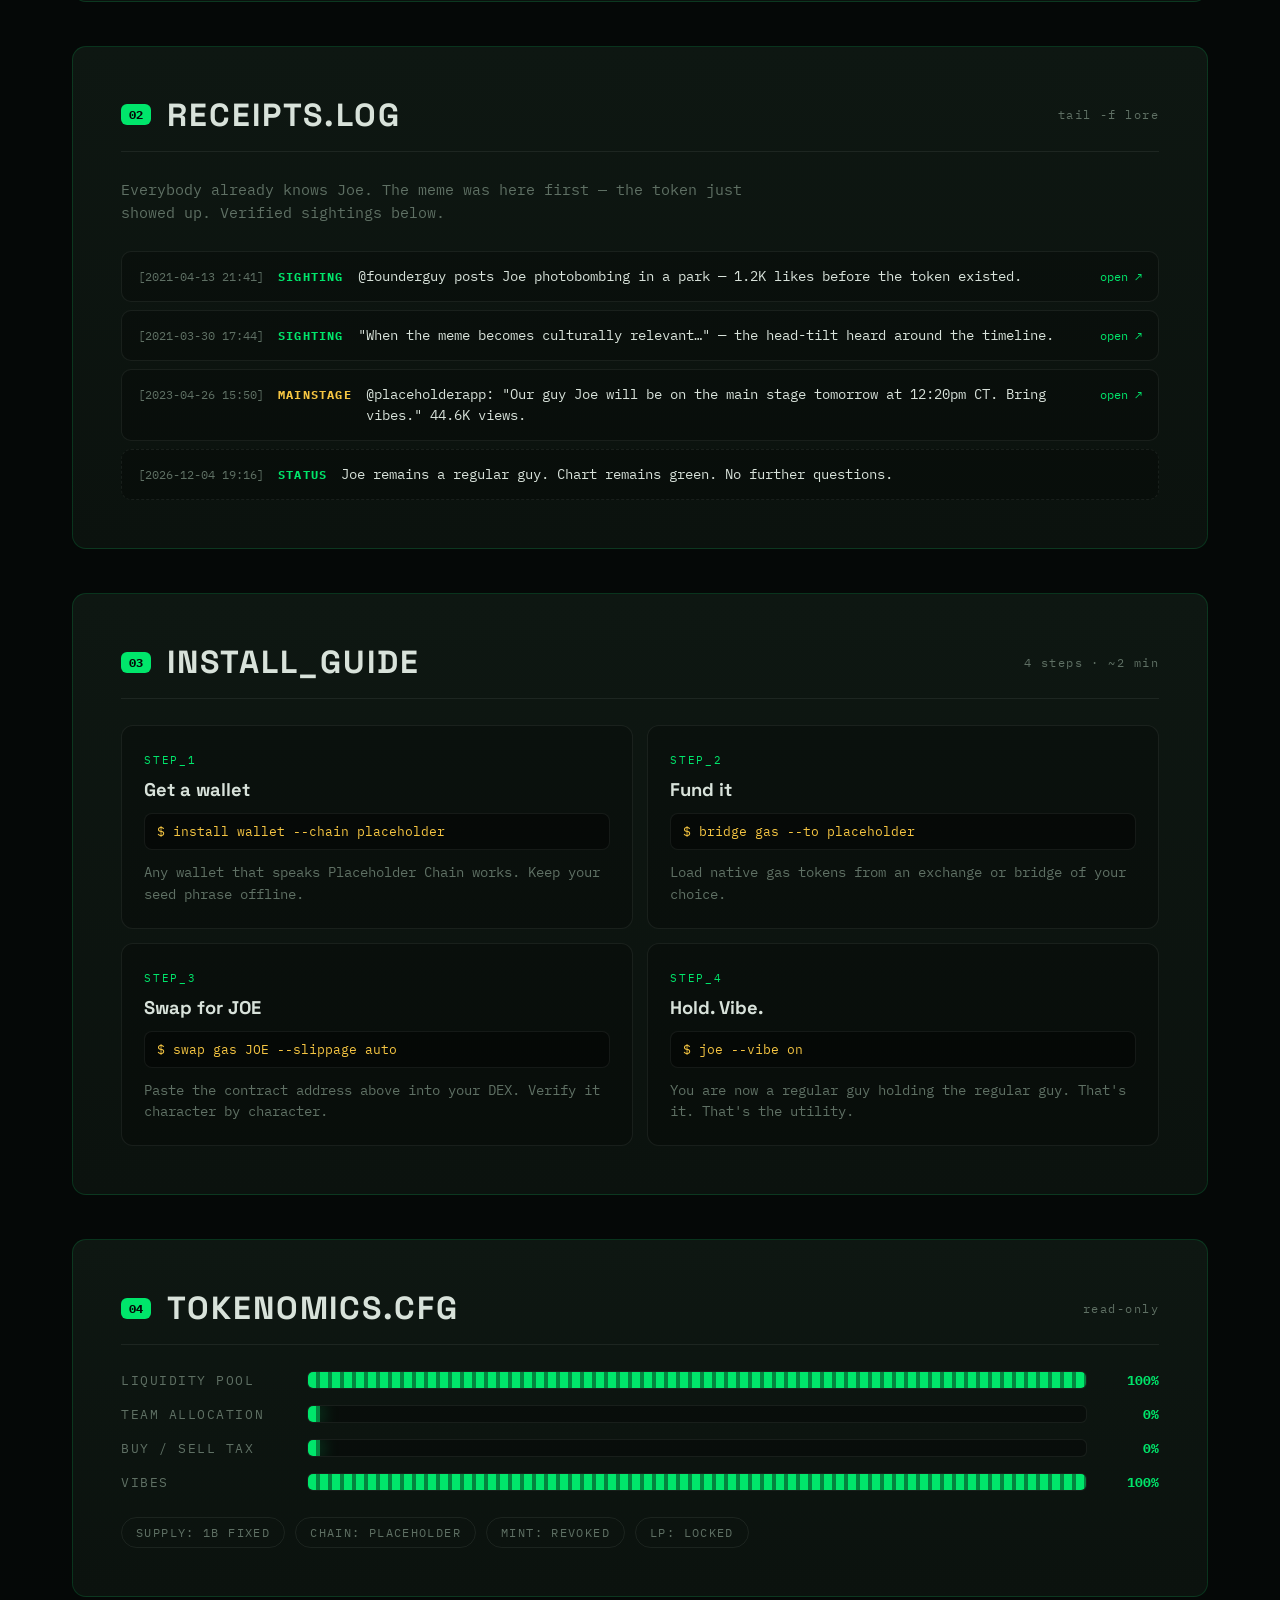
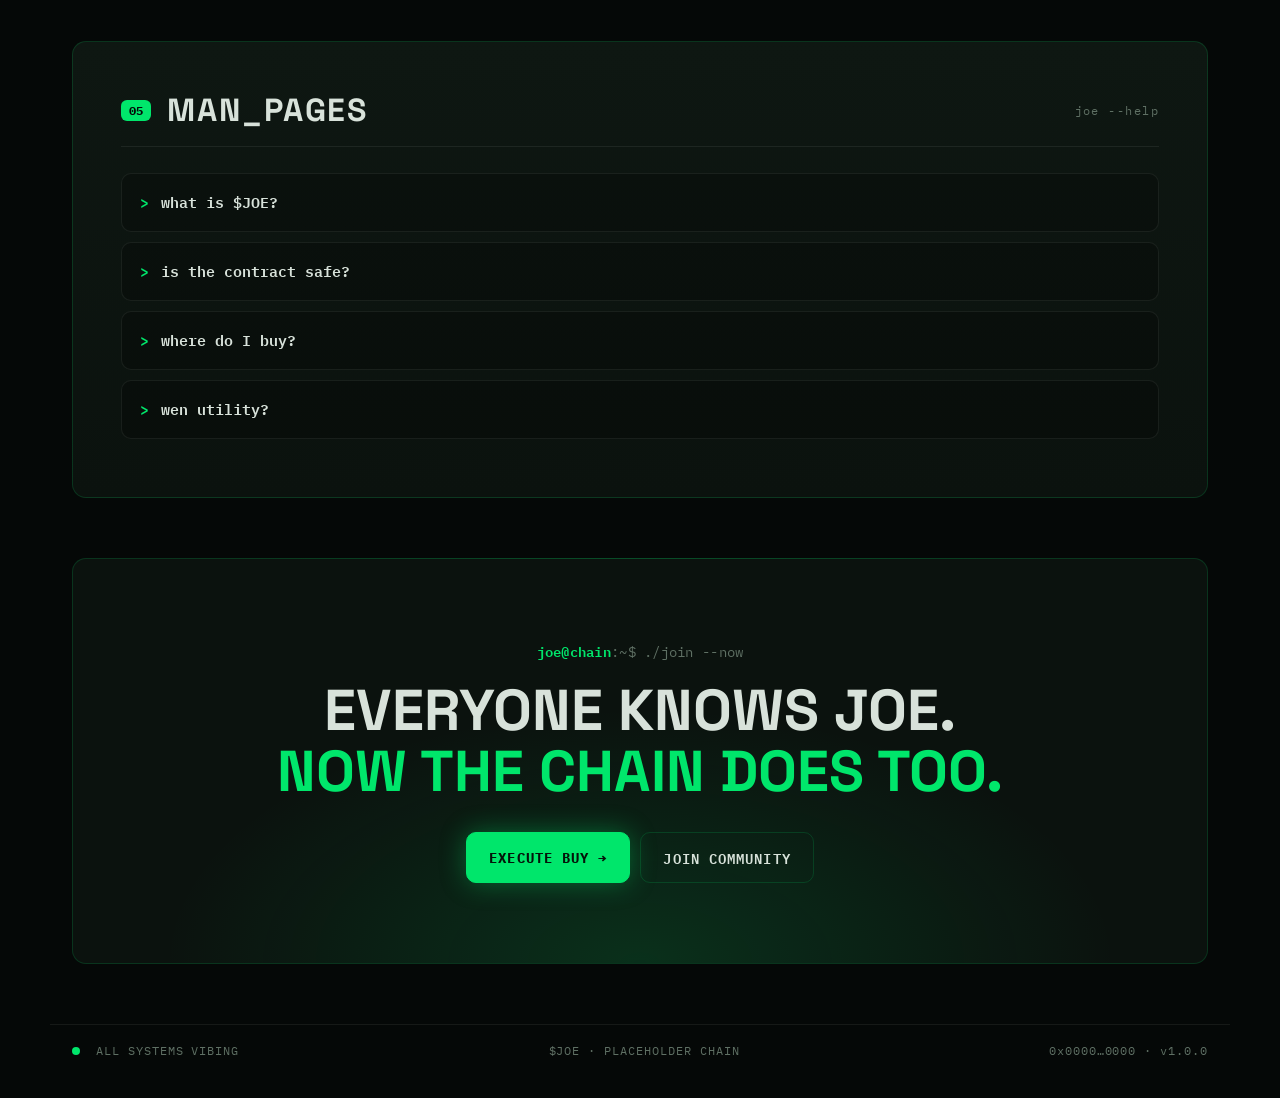
<file: joe-template-terminal/index.html>
<!DOCTYPE html>
<html lang="en" id="top">
<head>
  <meta charset="UTF-8" />
  <meta name="viewport" content="width=device-width, initial-scale=1.0" />
  <title>JOE_TERMINAL — the regular guy, priced in</title>
  <meta name="description" content="$JOE memecoin template, trading-terminal edition — swap the placeholder assets, links, and contract address for your own." />
  <link rel="preconnect" href="https://fonts.googleapis.com" />
  <link rel="preconnect" href="https://fonts.gstatic.com" crossorigin />
  <link href="https://fonts.googleapis.com/css2?family=IBM+Plex+Mono:wght@400;500;600;700&family=Space+Grotesk:wght@500;600;700&display=swap" rel="stylesheet" />
  <link rel="stylesheet" href="styles.css" />
  <link rel="icon" href="data:image/svg+xml,%3Csvg xmlns='http://www.w3.org/2000/svg' viewBox='0 0 100 100'%3E%3Crect width='100' height='100' fill='%23050807'/%3E%3Ccircle cx='50' cy='50' r='34' fill='%2300e66b'/%3E%3C/svg%3E" />
</head>
<body>

  <!-- boot overlay -->
  <div class="boot" id="boot" aria-hidden="true">
    <pre class="boot-text" id="boot-text"></pre>
  </div>

  <!-- scanline / vignette overlay -->
  <div class="crt" aria-hidden="true"></div>

  <!-- ============ TICKER TAPE ============ -->
  <div class="tape" aria-hidden="true">
    <div class="tape-track" id="tape-track">
      <span class="tape-item up">JOE/USD 0.000651 ▲110.0%</span>
      <span class="tape-item">VOL 248.5K</span>
      <span class="tape-item up">MCAP 594.5K ▲</span>
      <span class="tape-item">HOLDERS 1,377</span>
      <span class="tape-item down">DOUBT/JOE 0.0001 ▼99.9%</span>
      <span class="tape-item up">VIBES/USD ATH ▲</span>
      <span class="tape-item">TAX 0/0</span>
      <span class="tape-item">SUPPLY 1B FIXED</span>
    </div>
  </div>

  <!-- ============ HEADER ============ -->
  <header class="site-header">
    <a class="brand" href="#top">
      <span class="brand-avatar">
        <svg viewBox="0 0 100 100" aria-hidden="true">
          <rect width="100" height="100" fill="#050807"/>
          <path d="M8 78 L22 60 L36 70 L52 44 L66 56 L92 22" fill="none" stroke="#00e66b" stroke-width="5" stroke-linecap="round" stroke-linejoin="round"/>
          <circle cx="50" cy="66" r="26" fill="#f0b27a"/>
          <path d="M26 60 Q30 36 50 38 Q70 36 74 60 Q70 46 50 46 Q30 46 26 60Z" fill="#3a2a1c"/>
          <circle cx="41" cy="62" r="3.4" fill="#050807"/>
          <circle cx="59" cy="62" r="3.4" fill="#050807"/>
          <path d="M40 74 Q50 82 60 74" fill="none" stroke="#050807" stroke-width="3" stroke-linecap="round"/>
        </svg>
      </span>
      <span class="brand-name">JOE_TERMINAL</span>
      <span class="brand-cursor" aria-hidden="true"></span>
    </a>
    <nav class="header-nav" aria-label="Main actions">
      <!-- TEMPLATE: replace # with your swap / X / chart / community links -->
      <a class="navlink navlink-solid" href="#" target="_blank" rel="noopener">[ buy ]</a>
      <a class="navlink" href="#" target="_blank" rel="noopener">[ x ]</a>
      <a class="navlink" href="#market">[ chart ]</a>
      <a class="navlink" href="#" target="_blank" rel="noopener">[ community ]</a>
    </nav>
  </header>

  <main>

    <!-- ============ HERO ============ -->
    <section class="hero section-reveal is-visible">
      <div class="hero-grid">
        <div class="hero-copy">
          <p class="sys-line"><span class="prompt">joe@chain</span>:~$ ./joe --status <span class="ok">[ SYSTEM ONLINE ]</span></p>
          <h1 class="hero-title">THE REGULAR GUY,<br /><span class="green">PRICED IN.</span></h1>
          <p class="hero-typed"><span id="typed"></span><span class="type-cursor" aria-hidden="true"></span></p>
          <div class="hero-price">
            <span class="hero-price-label">JOE/USD</span>
            <span class="hero-price-value" id="live-price">$0.000651</span>
            <span class="hero-price-delta up" id="live-delta">▲ +110.00%</span>
          </div>
          <div class="hero-actions">
            <a class="btn btn-solid" href="#" target="_blank" rel="noopener">EXECUTE BUY →</a>
            <a class="btn" href="#" target="_blank" rel="noopener">OFFICIAL X</a>
            <a class="btn" href="#market">LIVE CHART</a>
          </div>
        </div>
        <figure class="hero-figure" aria-label="JOE mascot on a terminal monitor">
          <div class="monitor">
            <div class="monitor-head">
              <span class="term-dots"><i></i><i></i><i></i></span>
              <span>JOE.EXE</span>
              <span class="monitor-live">● REC</span>
            </div>
            <div class="monitor-screen">
              <svg class="monitor-grid" viewBox="0 0 400 300" preserveAspectRatio="xMidYMid slice" aria-hidden="true">
                <rect width="400" height="300" fill="#060a07"/>
                <g stroke="#12241a" stroke-width="1">
                  <path d="M0 50 H400 M0 100 H400 M0 150 H400 M0 200 H400 M0 250 H400"/>
                  <path d="M50 0 V300 M100 0 V300 M150 0 V300 M200 0 V300 M250 0 V300 M300 0 V300 M350 0 V300"/>
                </g>
                <polyline points="0,260 40,250 80,255 120,220 160,232 200,190 240,205 280,150 320,165 360,110 400,70"
                  fill="none" stroke="#00e66b" stroke-width="3" stroke-linejoin="round" stroke-linecap="round" opacity="0.85"/>
              </svg>
              <!-- TEMPLATE: swap this inline SVG for your own mascot image -->
              <svg class="monitor-joe" viewBox="0 0 200 220" aria-hidden="true">
                <ellipse cx="100" cy="208" rx="72" ry="10" fill="rgba(0,0,0,0.45)"/>
                <path d="M52 218 Q46 160 62 140 L138 140 Q154 160 148 218 Z" fill="#0f3d27"/>
                <path d="M92 150 L100 214 L108 150 Z" fill="#e8fff1"/>
                <path d="M96 152 L104 152 L110 168 L100 160 L90 168 Z" fill="#00e66b"/>
                <circle cx="100" cy="92" r="58" fill="#f0b27a"/>
                <path d="M44 84 Q48 34 100 32 Q152 34 156 84 Q148 52 100 52 Q52 52 44 84 Z" fill="#3a2a1c"/>
                <g>
                  <rect x="54" y="84" width="40" height="24" rx="4" fill="#050807"/>
                  <rect x="106" y="84" width="40" height="24" rx="4" fill="#050807"/>
                  <rect x="92" y="90" width="16" height="6" rx="3" fill="#050807"/>
                  <path d="M60 90 q10 -4 18 0" stroke="#00e66b" stroke-width="3" fill="none" stroke-linecap="round"/>
                  <path d="M112 90 q10 -4 18 0" stroke="#00e66b" stroke-width="3" fill="none" stroke-linecap="round"/>
                </g>
                <path d="M74 128 Q100 148 126 128" fill="none" stroke="#050807" stroke-width="6" stroke-linecap="round"/>
              </svg>
            </div>
          </div>
          <figcaption class="visually-hidden">JOE placeholder mascot on a CRT monitor with a green chart</figcaption>
        </figure>
      </div>

      <!-- contract command bar -->
      <div class="contract-bar">
        <span class="prompt">joe@chain</span><span class="contract-cmd">:~$ joe --contract</span>
        <!-- TEMPLATE: replace with your contract address -->
        <code class="contract-address" id="contract-address">0x0000000000000000000000000000000000000000</code>
        <button class="btn btn-copy" id="copy-btn" type="button">COPY</button>
      </div>
    </section>

    <!-- ============ LIVE MARKET ============ -->
    <section class="panel section-reveal" id="market">
      <div class="panel-head">
        <span class="panel-tag">01</span>
        <h2 class="panel-title">MARKET_FEED</h2>
        <span class="panel-note live-dot">STREAMING</span>
      </div>
      <div class="stat-grid">
        <!-- TEMPLATE: wire these up to your market data API -->
        <article class="stat-card highlight">
          <span class="stat-label">PRICE</span>
          <span class="stat-value">$<span data-count="0.000651" data-decimals="6">0.000000</span></span>
          <span class="stat-delta up">24H +110.00%</span>
        </article>
        <article class="stat-card"><span class="stat-label">MARKET CAP</span><span class="stat-value">$<span data-count="594.56" data-decimals="2">0</span>K</span></article>
        <article class="stat-card"><span class="stat-label">LIQUIDITY</span><span class="stat-value">$<span data-count="80.01" data-decimals="2">0</span>K</span></article>
        <article class="stat-card"><span class="stat-label">24H VOLUME</span><span class="stat-value">$<span data-count="248.54" data-decimals="2">0</span>K</span></article>
        <article class="stat-card"><span class="stat-label">24H TRADES</span><span class="stat-value"><span data-count="1190">0</span></span></article>
        <article class="stat-card"><span class="stat-label">HOLDERS</span><span class="stat-value"><span data-count="1377">0</span></span></article>
      </div>
      <div class="chart-wrap">
        <div class="chart-bar">
          <span>JOE/USD · 1M CANDLES</span>
          <span class="live-dot">LIVE</span>
        </div>
        <!-- TEMPLATE: replace the generated candles with your chart embed, e.g.
             <iframe src="https://dexscreener.com/CHAIN/PAIR?embed=1&theme=dark" ...></iframe> -->
        <svg class="candle-chart" id="candle-chart" viewBox="0 0 800 320" preserveAspectRatio="none" aria-label="Animated placeholder candlestick chart"></svg>
      </div>
    </section>

    <!-- ============ LOGS / LORE ============ -->
    <section class="panel section-reveal" id="logs">
      <div class="panel-head">
        <span class="panel-tag">02</span>
        <h2 class="panel-title">RECEIPTS.LOG</h2>
        <span class="panel-note">tail -f lore</span>
      </div>
      <p class="panel-sub">Everybody already knows Joe. The meme was here first — the token just showed up. Verified sightings below.</p>
      <div class="log-list">
        <!-- TEMPLATE: swap these placeholder entries for real embedded posts / links -->
        <a class="log-entry" href="#" target="_blank" rel="noopener">
          <span class="log-time">[2021-04-13 21:41]</span>
          <span class="log-level ok">SIGHTING</span>
          <span class="log-msg">@founderguy posts Joe photobombing in a park — 1.2K likes before the token existed.</span>
          <span class="log-link">open ↗</span>
        </a>
        <a class="log-entry" href="#" target="_blank" rel="noopener">
          <span class="log-time">[2021-03-30 17:44]</span>
          <span class="log-level ok">SIGHTING</span>
          <span class="log-msg">"When the meme becomes culturally relevant…" — the head-tilt heard around the timeline.</span>
          <span class="log-link">open ↗</span>
        </a>
        <a class="log-entry" href="#" target="_blank" rel="noopener">
          <span class="log-time">[2023-04-26 15:50]</span>
          <span class="log-level warn">MAINSTAGE</span>
          <span class="log-msg">@placeholderapp: "Our guy Joe will be on the main stage tomorrow at 12:20pm CT. Bring vibes." 44.6K views.</span>
          <span class="log-link">open ↗</span>
        </a>
        <div class="log-entry log-live">
          <span class="log-time" id="log-now">[----------- --:--]</span>
          <span class="log-level ok">STATUS</span>
          <span class="log-msg">Joe remains a regular guy. Chart remains green. No further questions.</span>
        </div>
      </div>
    </section>

    <!-- ============ HOW TO BUY ============ -->
    <section class="panel section-reveal" id="install">
      <div class="panel-head">
        <span class="panel-tag">03</span>
        <h2 class="panel-title">INSTALL_GUIDE</h2>
        <span class="panel-note">4 steps · ~2 min</span>
      </div>
      <div class="step-grid">
        <article class="step-card">
          <span class="step-no">STEP_1</span>
          <h3 class="step-title">Get a wallet</h3>
          <p class="step-cmd">$ install wallet --chain placeholder</p>
          <p class="step-note">Any wallet that speaks Placeholder Chain works. Keep your seed phrase offline.</p>
        </article>
        <article class="step-card">
          <span class="step-no">STEP_2</span>
          <h3 class="step-title">Fund it</h3>
          <p class="step-cmd">$ bridge gas --to placeholder</p>
          <p class="step-note">Load native gas tokens from an exchange or bridge of your choice.</p>
        </article>
        <article class="step-card">
          <span class="step-no">STEP_3</span>
          <h3 class="step-title">Swap for JOE</h3>
          <p class="step-cmd">$ swap gas JOE --slippage auto</p>
          <p class="step-note">Paste the contract address above into your DEX. Verify it character by character.</p>
        </article>
        <article class="step-card">
          <span class="step-no">STEP_4</span>
          <h3 class="step-title">Hold. Vibe.</h3>
          <p class="step-cmd">$ joe --vibe on</p>
          <p class="step-note">You are now a regular guy holding the regular guy. That's it. That's the utility.</p>
        </article>
      </div>
    </section>

    <!-- ============ TOKENOMICS ============ -->
    <section class="panel section-reveal" id="tokenomics">
      <div class="panel-head">
        <span class="panel-tag">04</span>
        <h2 class="panel-title">TOKENOMICS.CFG</h2>
        <span class="panel-note">read-only</span>
      </div>
      <div class="bar-list">
        <div class="bar-row" data-pct="100">
          <span class="bar-label">LIQUIDITY POOL</span>
          <span class="bar-track"><span class="bar-fill"></span></span>
          <span class="bar-pct">100%</span>
        </div>
        <div class="bar-row" data-pct="0">
          <span class="bar-label">TEAM ALLOCATION</span>
          <span class="bar-track"><span class="bar-fill"></span></span>
          <span class="bar-pct">0%</span>
        </div>
        <div class="bar-row" data-pct="0">
          <span class="bar-label">BUY / SELL TAX</span>
          <span class="bar-track"><span class="bar-fill"></span></span>
          <span class="bar-pct">0%</span>
        </div>
        <div class="bar-row" data-pct="100">
          <span class="bar-label">VIBES</span>
          <span class="bar-track"><span class="bar-fill"></span></span>
          <span class="bar-pct">100%</span>
        </div>
      </div>
      <div class="fact-strip">
        <span>SUPPLY: 1B FIXED</span>
        <span>CHAIN: PLACEHOLDER</span>
        <span>MINT: REVOKED</span>
        <span>LP: LOCKED</span>
      </div>
    </section>

    <!-- ============ FAQ ============ -->
    <section class="panel section-reveal" id="faq">
      <div class="panel-head">
        <span class="panel-tag">05</span>
        <h2 class="panel-title">MAN_PAGES</h2>
        <span class="panel-note">joe --help</span>
      </div>
      <details class="faq-item">
        <summary>what is $JOE?</summary>
        <p>A memecoin for the internet's favorite regular guy. No roadmap theater, no utility cosplay — a meme, a chart, and a community that already existed.</p>
      </details>
      <details class="faq-item">
        <summary>is the contract safe?</summary>
        <p>Template answer: state your audit / renounce / LP-lock facts here, with links. Never make claims you can't back with a transaction hash.</p>
      </details>
      <details class="faq-item">
        <summary>where do I buy?</summary>
        <p>Follow INSTALL_GUIDE above. The only official links are the ones in the header — anything else DMing you is not Joe.</p>
      </details>
      <details class="faq-item">
        <summary>wen utility?</summary>
        <p>Joe is the utility.</p>
      </details>
    </section>

    <!-- ============ FINAL CTA ============ -->
    <section class="final section-reveal">
      <p class="sys-line"><span class="prompt">joe@chain</span>:~$ ./join --now</p>
      <h2 class="final-title">EVERYONE KNOWS JOE.<br /><span class="green">NOW THE CHAIN DOES TOO.</span></h2>
      <div class="hero-actions center">
        <a class="btn btn-solid" href="#" target="_blank" rel="noopener">EXECUTE BUY →</a>
        <a class="btn" href="#" target="_blank" rel="noopener">JOIN COMMUNITY</a>
      </div>
    </section>

  </main>

  <!-- ============ FOOTER ============ -->
  <footer class="site-footer">
    <span><i class="status-light"></i> ALL SYSTEMS VIBING</span>
    <span>$JOE · PLACEHOLDER CHAIN</span>
    <span>0x0000…0000 · v1.0.0</span>
  </footer>

  <div class="toast" id="toast" role="status">address copied to clipboard</div>

  <script src="script.js"></script>
</body>
</html>
</file>
<file: joe-template-aurora/styles.css>
/* ============================================================
   JOE — memecoin landing template (aurora / glass edition)
   Design tokens: swap these to rebrand the whole site.
   ============================================================ */
:root {
  --bg: #06070f;
  --ink: #eef1f8;
  --muted: #8b93a7;
  --green: #00e66b;
  --teal: #38d9f5;
  --purple: #8b7bff;
  --amber: #ffc554;
  --glass: rgba(255, 255, 255, 0.05);
  --glass-line: rgba(255, 255, 255, 0.1);
  --glass-line-hi: rgba(255, 255, 255, 0.22);
  --font-display: "Sora", "Inter", sans-serif;
  --font-body: "Inter", system-ui, sans-serif;
  --font-mono: "Space Mono", monospace;
  --radius: 20px;
}

* { margin: 0; padding: 0; box-sizing: border-box; }

html { scroll-behavior: smooth; }

body {
  font-family: var(--font-body);
  background: var(--bg);
  color: var(--ink);
  min-height: 100vh;
  overflow-x: hidden;
}

main { max-width: 1160px; margin: 0 auto; padding: 0 24px; position: relative; z-index: 2; }

.grad-text {
  background: linear-gradient(100deg, var(--green), var(--teal));
  -webkit-background-clip: text;
  background-clip: text;
  color: transparent;
}

/* ============ backdrop ============ */
.aurora {
  position: fixed;
  inset: 0;
  z-index: 0;
  overflow: hidden;
  pointer-events: none;
}
.blob {
  position: absolute;
  border-radius: 50%;
  filter: blur(90px);
  opacity: 0.5;
  will-change: transform;
}
.blob-1 {
  width: 640px; height: 640px;
  left: -160px; top: -180px;
  background: radial-gradient(circle, rgba(0, 230, 107, 0.5), transparent 65%);
  animation: drift-1 22s ease-in-out infinite alternate;
}
.blob-2 {
  width: 560px; height: 560px;
  right: -140px; top: 10%;
  background: radial-gradient(circle, rgba(56, 217, 245, 0.4), transparent 65%);
  animation: drift-2 27s ease-in-out infinite alternate;
}
.blob-3 {
  width: 700px; height: 700px;
  left: 30%; bottom: -320px;
  background: radial-gradient(circle, rgba(139, 123, 255, 0.32), transparent 65%);
  animation: drift-3 31s ease-in-out infinite alternate;
}
@keyframes drift-1 { to { transform: translate(120px, 80px) scale(1.15); } }
@keyframes drift-2 { to { transform: translate(-100px, 120px) scale(0.9); } }
@keyframes drift-3 { to { transform: translate(-140px, -80px) scale(1.1); } }

.stars {
  position: fixed;
  inset: 0;
  z-index: 1;
  pointer-events: none;
}

/* ============ header ============ */
.site-header {
  position: sticky;
  top: 14px;
  z-index: 50;
  display: flex;
  align-items: center;
  justify-content: space-between;
  gap: 18px;
  max-width: 1160px;
  margin: 14px auto 0;
  padding: 10px 14px 10px 18px;
  background: rgba(10, 12, 22, 0.62);
  backdrop-filter: blur(16px);
  border: 1px solid var(--glass-line);
  border-radius: 999px;
}

.brand {
  display: flex;
  align-items: center;
  gap: 10px;
  text-decoration: none;
  color: var(--ink);
}
.brand-coin { width: 36px; height: 36px; display: block; }
.brand-coin svg { display: block; width: 100%; height: 100%; }
.brand-name {
  font-family: var(--font-display);
  font-weight: 800;
  font-size: 1.15rem;
  letter-spacing: 0.06em;
}

.header-nav { display: flex; gap: 4px; }
.header-nav a {
  padding: 9px 14px;
  border-radius: 999px;
  text-decoration: none;
  color: var(--muted);
  font-size: 0.88rem;
  font-weight: 500;
  transition: color 0.2s, background 0.2s;
}
.header-nav a:hover { color: var(--ink); background: var(--glass); }

/* ============ buttons ============ */
.btn {
  display: inline-flex;
  align-items: center;
  gap: 9px;
  padding: 14px 26px;
  border-radius: 999px;
  border: 1px solid transparent;
  font-family: var(--font-display);
  font-size: 0.94rem;
  font-weight: 600;
  text-decoration: none;
  color: var(--ink);
  cursor: pointer;
  transition: transform 0.2s, box-shadow 0.2s, background 0.2s, border-color 0.2s;
}
.btn:hover { transform: translateY(-2px); }
.btn-glow {
  background: linear-gradient(100deg, var(--green), #17c9a2);
  color: #04140a;
  font-weight: 700;
  box-shadow: 0 10px 34px rgba(0, 230, 107, 0.35);
}
.btn-glow:hover { box-shadow: 0 16px 46px rgba(0, 230, 107, 0.5); }
.btn-glass {
  background: var(--glass);
  border-color: var(--glass-line);
  backdrop-filter: blur(10px);
}
.btn-glass:hover { border-color: var(--glass-line-hi); background: rgba(255, 255, 255, 0.09); }
.btn-small { padding: 11px 20px; font-size: 0.86rem; }

/* ============ shared ============ */
.chip {
  display: inline-flex;
  align-items: center;
  gap: 8px;
  padding: 8px 16px;
  border-radius: 999px;
  border: 1px solid var(--glass-line);
  background: var(--glass);
  font-size: 0.8rem;
  font-weight: 600;
  letter-spacing: 0.04em;
  color: var(--ink);
  backdrop-filter: blur(8px);
}
.chip-dot {
  width: 8px; height: 8px;
  border-radius: 50%;
  background: var(--green);
  animation: pulse 1.6s ease-in-out infinite;
}
@keyframes pulse {
  0%, 100% { opacity: 1; box-shadow: 0 0 0 0 rgba(0, 230, 107, 0.55); }
  50% { opacity: 0.6; box-shadow: 0 0 0 6px rgba(0, 230, 107, 0); }
}

.glass {
  background: var(--glass);
  border: 1px solid var(--glass-line);
  border-radius: var(--radius);
  backdrop-filter: blur(14px);
  transition: border-color 0.25s, transform 0.25s, box-shadow 0.25s;
}

.section { padding: 60px 0; }
.section-head {
  display: flex;
  align-items: center;
  gap: 18px;
  flex-wrap: wrap;
  margin-bottom: 36px;
}
.section-title {
  font-family: var(--font-display);
  font-weight: 800;
  font-size: clamp(1.9rem, 4.6vw, 3rem);
  line-height: 1.08;
}

.section-reveal {
  opacity: 0;
  transform: translateY(30px);
  transition: opacity 0.75s ease, transform 0.75s ease;
}
.section-reveal.is-visible { opacity: 1; transform: none; }

/* ============ hero ============ */
.hero { padding: 76px 0 30px; }

.hero-grid {
  display: grid;
  grid-template-columns: 1.05fr 0.95fr;
  gap: 50px;
  align-items: center;
}

.hero-title {
  font-family: var(--font-display);
  font-weight: 800;
  font-size: clamp(2.7rem, 6.4vw, 4.6rem);
  line-height: 1.04;
  letter-spacing: -0.02em;
  margin: 22px 0 20px;
}
.hero-sub {
  font-size: 1.08rem;
  line-height: 1.7;
  color: var(--muted);
  max-width: 470px;
  margin-bottom: 30px;
}
.hero-actions { display: flex; flex-wrap: wrap; gap: 12px; }
.hero-actions.center { justify-content: center; }

.contract-pill {
  display: flex;
  align-items: center;
  gap: 12px;
  margin-top: 26px;
  padding: 11px 14px 11px 18px;
  border-radius: 999px;
  border: 1px solid var(--glass-line);
  background: var(--glass);
  backdrop-filter: blur(10px);
  max-width: 480px;
}
.contract-label {
  font-family: var(--font-mono);
  font-size: 0.78rem;
  font-weight: 700;
  color: var(--green);
}
.contract-address {
  flex: 1;
  font-family: var(--font-mono);
  font-size: 0.82rem;
  color: var(--muted);
  overflow: hidden;
  text-overflow: ellipsis;
  white-space: nowrap;
}
.copy-btn {
  display: inline-flex;
  align-items: center;
  justify-content: center;
  width: 34px; height: 34px;
  border-radius: 50%;
  border: 1px solid var(--glass-line);
  background: transparent;
  color: var(--ink);
  cursor: pointer;
  transition: background 0.2s, border-color 0.2s;
  flex-shrink: 0;
}
.copy-btn:hover { background: var(--glass); border-color: var(--glass-line-hi); }

/* coin */
.hero-visual { display: flex; justify-content: center; }
.coin-tilt {
  position: relative;
  width: min(360px, 78vw);
  perspective: 900px;
}
.coin {
  transform-style: preserve-3d;
  transition: transform 0.18s ease-out;
  animation: coin-float 5s ease-in-out infinite;
  filter: drop-shadow(0 30px 60px rgba(0, 230, 107, 0.25));
}
.coin svg { display: block; width: 100%; height: auto; }
@keyframes coin-float {
  0%, 100% { translate: 0 0; }
  50% { translate: 0 -14px; }
}

.orbit-chip {
  position: absolute;
  padding: 8px 14px;
  border-radius: 999px;
  border: 1px solid var(--glass-line-hi);
  background: rgba(10, 12, 22, 0.72);
  backdrop-filter: blur(8px);
  font-family: var(--font-mono);
  font-size: 0.68rem;
  font-weight: 700;
  letter-spacing: 0.1em;
  color: var(--ink);
  white-space: nowrap;
}
.oc-1 { top: 6%; left: -8%; animation: chip-bob 4s ease-in-out infinite; }
.oc-2 { top: 42%; right: -14%; animation: chip-bob 4.6s 0.4s ease-in-out infinite; color: var(--teal); }
.oc-3 { bottom: 4%; left: 2%; animation: chip-bob 5.2s 0.8s ease-in-out infinite; color: var(--green); }
@keyframes chip-bob {
  0%, 100% { transform: translateY(0); }
  50% { transform: translateY(-10px); }
}

/* ============ stats ============ */
.stat-grid {
  display: grid;
  grid-template-columns: repeat(4, 1fr);
  gap: 16px;
}
.stat-card {
  padding: 26px 24px;
  display: flex;
  flex-direction: column;
  gap: 8px;
}
.stat-card:hover { border-color: var(--glass-line-hi); transform: translateY(-4px); }
.stat-label {
  font-size: 0.74rem;
  font-weight: 600;
  letter-spacing: 0.14em;
  text-transform: uppercase;
  color: var(--muted);
}
.stat-value {
  font-family: var(--font-display);
  font-weight: 800;
  font-size: 1.75rem;
}
.stat-delta { font-size: 0.82rem; color: var(--green); }

/* ============ tokenomics ============ */
.tok-grid {
  display: grid;
  grid-template-columns: 0.9fr 1.1fr;
  gap: 24px;
  align-items: center;
}
.donut-card { padding: 30px; display: flex; justify-content: center; }
.donut { width: min(320px, 100%); height: auto; }
.donut-seg { transition: stroke-dasharray 1.4s cubic-bezier(0.22, 1, 0.36, 1); }
.donut-big {
  font-family: var(--font-display);
  font-weight: 800;
  font-size: 30px;
  fill: var(--ink);
}
.donut-small {
  font-family: var(--font-mono);
  font-size: 11px;
  letter-spacing: 0.2em;
  fill: var(--muted);
}

.tok-list { display: flex; flex-direction: column; gap: 12px; }
.tok-item {
  display: flex;
  gap: 16px;
  align-items: flex-start;
  padding: 18px 20px;
}
.tok-item:hover { border-color: var(--glass-line-hi); transform: translateX(6px); }
.tok-dot {
  width: 12px; height: 12px;
  border-radius: 50%;
  margin-top: 5px;
  flex-shrink: 0;
}
.d-green { background: var(--green); box-shadow: 0 0 12px var(--green); }
.d-blue { background: var(--teal); box-shadow: 0 0 12px var(--teal); }
.d-purple { background: var(--purple); box-shadow: 0 0 12px var(--purple); }
.d-amber { background: var(--amber); box-shadow: 0 0 12px var(--amber); }
.tok-item h3 { font-family: var(--font-display); font-size: 1.02rem; margin-bottom: 4px; }
.tok-item p { font-size: 0.9rem; color: var(--muted); line-height: 1.6; }

/* ============ how to buy ============ */
.how-grid {
  display: grid;
  grid-template-columns: 1fr 40px 1fr 40px 1fr;
  align-items: stretch;
  gap: 0;
}
.how-card { padding: 28px 26px; position: relative; }
.how-card:hover { border-color: var(--glass-line-hi); transform: translateY(-4px); }
.how-no {
  display: inline-flex;
  align-items: center;
  justify-content: center;
  width: 40px; height: 40px;
  border-radius: 12px;
  background: linear-gradient(120deg, var(--green), var(--teal));
  color: #04140a;
  font-family: var(--font-display);
  font-weight: 800;
  font-size: 1.1rem;
  margin-bottom: 16px;
}
.how-card h3 { font-family: var(--font-display); font-size: 1.15rem; margin-bottom: 10px; }
.how-card p { font-size: 0.92rem; color: var(--muted); line-height: 1.65; }
.how-connector {
  align-self: center;
  height: 1px;
  background: linear-gradient(90deg, var(--glass-line-hi), var(--glass-line));
}

/* ============ roadmap ============ */
.road-grid {
  display: grid;
  grid-template-columns: repeat(3, 1fr);
  gap: 16px;
}
.road-card { padding: 26px 24px; }
.road-card:hover { border-color: var(--glass-line-hi); transform: translateY(-4px); }
.road-head {
  display: flex;
  align-items: center;
  justify-content: space-between;
  margin-bottom: 14px;
}
.road-phase {
  font-family: var(--font-mono);
  font-size: 0.72rem;
  letter-spacing: 0.14em;
  text-transform: uppercase;
  color: var(--muted);
}
.road-status {
  font-size: 0.72rem;
  font-weight: 700;
  padding: 4px 10px;
  border-radius: 999px;
  border: 1px solid var(--glass-line);
  color: var(--muted);
}
.road-status.done { color: var(--green); border-color: rgba(0, 230, 107, 0.4); }
.road-status.live { color: var(--teal); border-color: rgba(56, 217, 245, 0.4); }
.road-card h3 {
  font-family: var(--font-display);
  font-weight: 800;
  font-size: 1.5rem;
  margin-bottom: 12px;
}
.road-card ul { list-style: none; margin-bottom: 18px; }
.road-card li {
  font-size: 0.9rem;
  color: var(--muted);
  padding: 5px 0 5px 22px;
  position: relative;
  line-height: 1.5;
}
.road-card li::before {
  content: "▸";
  position: absolute;
  left: 2px;
  color: var(--green);
}
.road-bar {
  height: 7px;
  border-radius: 999px;
  background: rgba(255, 255, 255, 0.08);
  overflow: hidden;
}
.road-bar span {
  display: block;
  height: 100%;
  width: 0;
  border-radius: 999px;
  background: linear-gradient(90deg, var(--green), var(--teal));
  transition: width 1.2s cubic-bezier(0.22, 1, 0.36, 1);
}

/* ============ carousel ============ */
.carousel-nav { margin-left: auto; display: flex; gap: 8px; }
.car-btn {
  width: 42px; height: 42px;
  border-radius: 50%;
  border: 1px solid var(--glass-line);
  background: var(--glass);
  color: var(--ink);
  font-size: 1rem;
  cursor: pointer;
  transition: background 0.2s, border-color 0.2s;
}
.car-btn:hover { background: rgba(255, 255, 255, 0.1); border-color: var(--glass-line-hi); }

.carousel {
  display: flex;
  gap: 16px;
  overflow-x: auto;
  scroll-snap-type: x mandatory;
  scrollbar-width: none;
  padding-bottom: 6px;
}
.carousel::-webkit-scrollbar { display: none; }
.car-card {
  flex: 0 0 min(340px, 82vw);
  scroll-snap-align: start;
  padding: 24px;
  text-decoration: none;
  color: var(--ink);
  display: flex;
  flex-direction: column;
  gap: 14px;
}
.car-card:hover { border-color: rgba(0, 230, 107, 0.45); transform: translateY(-4px); }
.car-head { display: flex; align-items: center; gap: 12px; }
.car-avatar {
  width: 42px; height: 42px;
  border-radius: 50%;
  flex-shrink: 0;
}
.av-1 { background: linear-gradient(135deg, #f0b27a, #3a2a1c); }
.av-2 { background: linear-gradient(135deg, #00e66b, #0b9d52); }
.av-3 { background: linear-gradient(135deg, #38d9f5, #1d9bf0); }
.av-4 { background: linear-gradient(135deg, #8b7bff, #5a4fd4); }
.car-head b { display: block; font-size: 0.95rem; }
.car-head span { font-size: 0.78rem; color: var(--muted); }
.car-card p { font-size: 0.94rem; line-height: 1.65; color: rgba(238, 241, 248, 0.85); flex: 1; }
.car-link { font-size: 0.82rem; font-weight: 600; color: var(--green); }

/* ============ faq ============ */
.faq-list { display: flex; flex-direction: column; gap: 12px; max-width: 760px; }
.faq-item { overflow: hidden; }
.faq-q {
  width: 100%;
  display: flex;
  align-items: center;
  justify-content: space-between;
  gap: 16px;
  padding: 20px 24px;
  background: transparent;
  border: none;
  color: var(--ink);
  font-family: var(--font-display);
  font-weight: 600;
  font-size: 1.02rem;
  text-align: left;
  cursor: pointer;
}
.faq-icon {
  font-size: 1.25rem;
  color: var(--green);
  transition: transform 0.3s;
  flex-shrink: 0;
}
.faq-item.open .faq-icon { transform: rotate(45deg); }
.faq-a {
  max-height: 0;
  overflow: hidden;
  transition: max-height 0.4s ease;
}
.faq-a p {
  padding: 0 24px 20px;
  font-size: 0.94rem;
  line-height: 1.7;
  color: var(--muted);
}

/* ============ final ============ */
.final { padding: 70px 0 40px; }
.final-card {
  text-align: center;
  padding: clamp(44px, 7vw, 80px) 28px;
  background:
    radial-gradient(70% 100% at 50% 100%, rgba(0, 230, 107, 0.14), transparent 70%),
    var(--glass);
}
.final-title {
  font-family: var(--font-display);
  font-weight: 800;
  font-size: clamp(2rem, 5.4vw, 3.6rem);
  line-height: 1.08;
  margin-bottom: 32px;
}

/* ============ footer ============ */
.site-footer {
  position: relative;
  z-index: 2;
  max-width: 1160px;
  margin: 0 auto;
  padding: 22px 24px 44px;
  display: flex;
  align-items: center;
  justify-content: space-between;
  flex-wrap: wrap;
  gap: 12px;
  font-size: 0.82rem;
  color: var(--muted);
  border-top: 1px solid var(--glass-line);
}

/* ============ toast ============ */
.toast {
  position: fixed;
  bottom: 28px;
  left: 50%;
  transform: translateX(-50%) translateY(20px);
  background: linear-gradient(100deg, var(--green), #17c9a2);
  color: #04140a;
  font-weight: 700;
  font-size: 0.86rem;
  padding: 13px 28px;
  border-radius: 999px;
  opacity: 0;
  pointer-events: none;
  transition: opacity 0.3s, transform 0.3s;
  z-index: 100;
}
.toast.show { opacity: 1; transform: translateX(-50%) translateY(0); }

/* ============ responsive ============ */
@media (max-width: 1020px) {
  .hero-grid { grid-template-columns: 1fr; text-align: center; }
  .hero-sub, .contract-pill { margin-left: auto; margin-right: auto; }
  .hero-actions { justify-content: center; }
  .stat-grid { grid-template-columns: repeat(2, 1fr); }
  .tok-grid { grid-template-columns: 1fr; }
  .how-grid { grid-template-columns: 1fr; gap: 14px; }
  .how-connector { display: none; }
  .road-grid { grid-template-columns: 1fr; }
  .header-nav { display: none; }
}

@media (max-width: 560px) {
  .stat-grid { grid-template-columns: 1fr; }
  .site-footer { flex-direction: column; text-align: center; }
  .oc-2 { right: -4%; }
}
</file>
<file: joe-template-editorial/styles.css>
/* ============================================================
   The Joe Journal — memecoin landing template (editorial edition)
   Design tokens: swap these to rebrand the whole site.
   ============================================================ */
:root {
  --paper: #faf7f0;
  --paper-2: #f1ecdf;
  --ink: #14120e;
  --ink-soft: #3c372e;
  --muted: #7b7466;
  --green: #0b9d52;
  --red: #c94f38;
  --rule: rgba(20, 18, 14, 0.85);
  --rule-soft: rgba(20, 18, 14, 0.16);
  --font-serif: "Instrument Serif", Georgia, serif;
  --font-sans: "Space Grotesk", system-ui, sans-serif;
  --font-mono: "Space Mono", monospace;
}

* { margin: 0; padding: 0; box-sizing: border-box; }

html { scroll-behavior: smooth; }

body {
  font-family: var(--font-sans);
  background: var(--paper);
  color: var(--ink);
  min-height: 100vh;
  overflow-x: hidden;
}

main { max-width: 1140px; margin: 0 auto; padding: 0 24px; }

.visually-hidden {
  position: absolute; width: 1px; height: 1px;
  overflow: hidden; clip: rect(0 0 0 0); white-space: nowrap;
}

.serif-italic { font-style: italic; }
.mono { font-family: var(--font-mono); }
.up { color: var(--green); font-style: normal; }

/* ============ progress bar ============ */
.progress {
  position: fixed;
  top: 0; left: 0;
  height: 3px;
  width: 0;
  background: var(--ink);
  z-index: 120;
}

/* ============ side index ============ */
.side-index {
  position: fixed;
  left: 18px;
  top: 50%;
  transform: translateY(-50%);
  display: flex;
  flex-direction: column;
  gap: 6px;
  z-index: 60;
}
.side-index a {
  font-family: var(--font-mono);
  font-size: 0.7rem;
  text-decoration: none;
  color: var(--muted);
  border: 1px solid transparent;
  border-radius: 4px;
  padding: 4px 7px;
  transition: color 0.2s, border-color 0.2s, background 0.2s;
}
.side-index a:hover { color: var(--ink); border-color: var(--rule-soft); }
.side-index a.active {
  color: var(--paper);
  background: var(--ink);
  border-color: var(--ink);
}

/* ============ masthead ============ */
.masthead {
  max-width: 1140px;
  margin: 0 auto;
  padding: 18px 24px 0;
}
.masthead-meta {
  display: flex;
  align-items: center;
  justify-content: space-between;
  font-family: var(--font-mono);
  font-size: 0.72rem;
  letter-spacing: 0.08em;
  text-transform: uppercase;
  color: var(--muted);
  border-bottom: 1px solid var(--rule);
  padding-bottom: 10px;
}
.masthead-brand { font-weight: 700; color: var(--ink); }

.masthead-row {
  display: flex;
  align-items: center;
  justify-content: space-between;
  gap: 20px;
  padding: 16px 0;
  border-bottom: 3px double var(--rule);
}
.wordmark {
  font-family: var(--font-serif);
  font-size: clamp(2.2rem, 5vw, 3.4rem);
  line-height: 1;
  text-decoration: none;
  color: var(--ink);
}
.masthead-nav { display: flex; align-items: center; gap: 22px; flex-wrap: wrap; }
.masthead-nav a {
  font-size: 0.88rem;
  font-weight: 500;
  text-decoration: none;
  color: var(--ink-soft);
  position: relative;
}
.masthead-nav a:not(.nav-buy)::after {
  content: "";
  position: absolute;
  left: 0; bottom: -4px;
  width: 100%; height: 1px;
  background: var(--ink);
  transform: scaleX(0);
  transform-origin: left;
  transition: transform 0.25s;
}
.masthead-nav a:not(.nav-buy):hover::after { transform: scaleX(1); }
.nav-buy {
  background: var(--ink);
  color: var(--paper) !important;
  padding: 10px 20px;
  border-radius: 2px;
  font-weight: 600;
  transition: background 0.2s, transform 0.2s;
}
.nav-buy:hover { background: var(--green); transform: translateY(-1px); }

.masthead-tag {
  font-family: var(--font-mono);
  font-size: 0.7rem;
  letter-spacing: 0.04em;
  color: var(--muted);
  text-align: center;
  padding: 9px 0;
  border-bottom: 1px solid var(--rule);
}

/* ============ shared ============ */
.kicker {
  font-family: var(--font-mono);
  font-size: 0.72rem;
  letter-spacing: 0.22em;
  text-transform: uppercase;
  color: var(--red);
  margin-bottom: 18px;
}

.btn {
  display: inline-flex;
  align-items: center;
  gap: 8px;
  padding: 13px 24px;
  border: 1px solid var(--ink);
  border-radius: 2px;
  background: transparent;
  color: var(--ink);
  font-family: var(--font-sans);
  font-size: 0.9rem;
  font-weight: 600;
  text-decoration: none;
  cursor: pointer;
  transition: background 0.2s, color 0.2s, transform 0.2s;
}
.btn:hover { background: var(--ink); color: var(--paper); transform: translateY(-2px); }
.btn-ink { background: var(--ink); color: var(--paper); }
.btn-ink:hover { background: var(--green); border-color: var(--green); }
.btn-copy { padding: 9px 18px; font-size: 0.8rem; }

.section-reveal {
  opacity: 0;
  transform: translateY(26px);
  transition: opacity 0.7s ease, transform 0.7s ease;
}
.section-reveal.is-visible { opacity: 1; transform: none; }

/* ============ hero ============ */
.hero { padding: 56px 0 40px; }

.hero-grid {
  display: grid;
  grid-template-columns: 1.15fr 0.85fr;
  gap: 56px;
  align-items: center;
}

.hero-title {
  font-family: var(--font-serif);
  font-weight: 400;
  font-size: clamp(4rem, 11vw, 8.6rem);
  line-height: 0.92;
  text-transform: uppercase;
  margin-bottom: 26px;
}
.hero-title .serif-italic { text-transform: none; color: var(--green); }

/* staggered line reveal */
.reveal-line { display: block; overflow: hidden; }
.reveal-line i {
  display: block;
  font-style: inherit;
  transform: translateY(110%);
  animation: line-up 0.8s cubic-bezier(0.22, 1, 0.36, 1) forwards;
}
.reveal-line:nth-child(2) i { animation-delay: 0.12s; }
.reveal-line:nth-child(3) i { animation-delay: 0.24s; font-style: italic; }
@keyframes line-up { to { transform: translateY(0); } }

.hero-standfirst {
  font-size: 1.12rem;
  line-height: 1.65;
  color: var(--ink-soft);
  max-width: 470px;
  margin-bottom: 30px;
  border-left: 3px solid var(--ink);
  padding-left: 18px;
}

.hero-actions { display: flex; flex-wrap: wrap; gap: 12px; }
.hero-actions.center { justify-content: center; }

.hero-portrait { margin: 0; }
.portrait-frame {
  position: relative;
  border: 1px solid var(--rule);
  background: var(--paper-2);
  padding: 14px;
  box-shadow: 8px 8px 0 var(--ink);
  transition: transform 0.3s, box-shadow 0.3s;
}
.portrait-frame:hover { transform: rotate(-1deg) translateY(-4px); box-shadow: 12px 12px 0 var(--ink); }
.portrait-frame svg { display: block; width: 100%; height: auto; border: 1px solid var(--rule-soft); }
.stamp {
  position: absolute;
  top: -18px;
  right: -18px;
  width: 92px; height: 92px;
  border: 2.5px solid var(--red);
  border-radius: 50%;
  color: var(--red);
  font-family: var(--font-mono);
  font-size: 0.62rem;
  font-weight: 700;
  letter-spacing: 0.12em;
  display: flex;
  align-items: center;
  justify-content: center;
  text-align: center;
  transform: rotate(12deg);
  background: rgba(250, 247, 240, 0.85);
}
.hero-portrait figcaption {
  font-family: var(--font-mono);
  font-size: 0.72rem;
  color: var(--muted);
  margin-top: 12px;
}

.contract-row {
  display: flex;
  align-items: center;
  gap: 16px;
  margin-top: 48px;
  padding: 14px 18px;
  border: 1px solid var(--rule);
  background: var(--paper-2);
}
.contract-label {
  font-family: var(--font-mono);
  font-size: 0.72rem;
  letter-spacing: 0.14em;
  text-transform: uppercase;
  color: var(--green);
  white-space: nowrap;
}
.contract-address {
  flex: 1;
  font-family: var(--font-mono);
  font-size: 0.9rem;
  overflow: hidden;
  text-overflow: ellipsis;
  white-space: nowrap;
}

/* ============ marquee ============ */
.rule-marquee {
  border-top: 1px solid var(--rule);
  border-bottom: 1px solid var(--rule);
  overflow: hidden;
  padding: 12px 0;
  margin: 10px 0 20px;
}
.marquee-track {
  display: inline-flex;
  white-space: nowrap;
  animation: marquee 30s linear infinite;
  will-change: transform;
}
.marquee-track span {
  font-family: var(--font-serif);
  font-size: 1.35rem;
  text-transform: uppercase;
  letter-spacing: 0.06em;
  color: var(--ink);
}
@keyframes marquee {
  from { transform: translateX(0); }
  to { transform: translateX(-50%); }
}

/* ============ articles ============ */
.article { padding: 56px 0; border-bottom: 1px solid var(--rule-soft); }

.article-head {
  display: flex;
  align-items: baseline;
  gap: 20px;
  border-bottom: 1px solid var(--rule);
  padding-bottom: 14px;
  margin-bottom: 34px;
}
.article-no {
  font-family: var(--font-mono);
  font-size: 0.85rem;
  font-weight: 700;
  color: var(--paper);
  background: var(--ink);
  padding: 3px 9px;
}
.article-title {
  font-family: var(--font-serif);
  font-weight: 400;
  font-size: clamp(2rem, 5vw, 3.4rem);
  line-height: 1;
}
.article-byline {
  margin-left: auto;
  font-family: var(--font-mono);
  font-size: 0.72rem;
  letter-spacing: 0.1em;
  text-transform: uppercase;
  color: var(--muted);
}
.live-flag { color: var(--green); animation: flag-blink 1.6s steps(1) infinite; }
@keyframes flag-blink { 50% { opacity: 0.35; } }

.article-lede {
  font-size: 1.05rem;
  color: var(--ink-soft);
  max-width: 600px;
  margin-bottom: 34px;
  line-height: 1.6;
}

/* legend / essay */
.article-cols {
  columns: 2;
  column-gap: 48px;
  column-rule: 1px solid var(--rule-soft);
  font-size: 1rem;
  line-height: 1.75;
  color: var(--ink-soft);
}
.article-cols p { margin-bottom: 1.2em; }
.dropcap::first-letter {
  font-family: var(--font-serif);
  font-size: 4.4em;
  float: left;
  line-height: 0.8;
  padding: 6px 10px 0 0;
  color: var(--ink);
}
.pullquote {
  break-inside: avoid;
  font-family: var(--font-serif);
  font-style: italic;
  font-size: 1.7rem;
  line-height: 1.25;
  color: var(--ink);
  border-top: 3px solid var(--ink);
  border-bottom: 1px solid var(--rule-soft);
  padding: 20px 4px;
  margin: 10px 0 22px;
}

/* clippings */
.clippings {
  display: grid;
  grid-template-columns: repeat(3, 1fr);
  gap: 30px;
}
.clipping {
  display: block;
  background: #fff;
  border: 1px solid var(--rule-soft);
  padding: 12px 12px 16px;
  text-decoration: none;
  color: var(--ink);
  box-shadow: 0 14px 34px rgba(20, 18, 14, 0.12);
  transition: transform 0.3s, box-shadow 0.3s;
}
.tilt-l { transform: rotate(-1.6deg); }
.tilt-r { transform: rotate(1.4deg) translateY(10px); }
.tilt-l2 { transform: rotate(-0.8deg); }
.clipping:hover {
  transform: rotate(0) translateY(-6px) scale(1.02);
  box-shadow: 0 24px 50px rgba(20, 18, 14, 0.2);
  z-index: 2;
  position: relative;
}
.clipping-media { border: 1px solid var(--rule-soft); overflow: hidden; }
.clipping-media svg { display: block; width: 100%; height: auto; }
.clipping-caption {
  font-family: var(--font-mono);
  font-size: 0.74rem;
  line-height: 1.55;
  color: var(--muted);
  margin-top: 12px;
}

/* numbers */
.numbers-grid {
  display: grid;
  grid-template-columns: 1fr 1fr;
  gap: 48px;
  align-items: start;
}
.ledger { border-top: 3px solid var(--ink); }
.ledger-row {
  display: flex;
  align-items: baseline;
  justify-content: space-between;
  gap: 18px;
  padding: 13px 2px;
  border-bottom: 1px solid var(--rule-soft);
  font-size: 0.95rem;
  color: var(--ink-soft);
}
.ledger-row .mono { font-size: 0.92rem; color: var(--ink); }
.ledger-row.big { font-size: 1.05rem; font-weight: 600; color: var(--ink); }
.ledger-row.big .mono { font-size: 1.25rem; font-weight: 700; }
.ledger-row em { font-size: 0.8em; }

.index-chart { margin: 0; border: 1px solid var(--rule); background: var(--paper); }
.chart-caption {
  font-family: var(--font-mono);
  font-size: 0.72rem;
  letter-spacing: 0.1em;
  text-transform: uppercase;
  color: var(--muted);
  padding: 12px 16px;
  border-bottom: 1px solid var(--rule-soft);
}
.index-chart svg { display: block; width: 100%; height: 280px; }
.chart-footnote {
  font-family: var(--font-mono);
  font-size: 0.68rem;
  color: var(--muted);
  padding: 10px 16px;
  border-top: 1px solid var(--rule-soft);
}

/* timeline */
.timeline { list-style: none; position: relative; padding-left: 30px; }
.timeline::before {
  content: "";
  position: absolute;
  left: 5px; top: 8px; bottom: 8px;
  width: 1px;
  background: var(--rule);
}
.tl-item {
  position: relative;
  display: grid;
  grid-template-columns: 110px 1fr;
  gap: 26px;
  padding: 18px 0;
}
.tl-item::before {
  content: "";
  position: absolute;
  left: -30px; top: 27px;
  width: 11px; height: 11px;
  border-radius: 50%;
  background: var(--paper);
  border: 2.5px solid var(--ink);
}
.tl-item:hover::before { background: var(--green); border-color: var(--green); }
.tl-date {
  font-family: var(--font-mono);
  font-size: 0.78rem;
  letter-spacing: 0.1em;
  text-transform: uppercase;
  color: var(--muted);
  padding-top: 4px;
}
.tl-body h3 {
  font-family: var(--font-serif);
  font-weight: 400;
  font-size: 1.5rem;
  margin-bottom: 6px;
}
.tl-body p { color: var(--ink-soft); line-height: 1.65; font-size: 0.95rem; max-width: 560px; }

/* acquire */
.acquire-grid {
  display: grid;
  grid-template-columns: repeat(4, 1fr);
  border-top: 3px solid var(--ink);
}
.acquire-step {
  padding: 26px 22px 30px;
  border-right: 1px solid var(--rule-soft);
  transition: background 0.25s;
}
.acquire-step:last-child { border-right: none; }
.acquire-step:hover { background: var(--paper-2); }
.acquire-no {
  font-family: var(--font-serif);
  font-style: italic;
  font-size: 2rem;
  color: var(--green);
}
.acquire-step h3 {
  font-family: var(--font-sans);
  font-weight: 700;
  font-size: 1.02rem;
  margin: 12px 0 10px;
}
.acquire-step p { font-size: 0.88rem; line-height: 1.65; color: var(--ink-soft); }

/* letters / faq */
.letter {
  border-bottom: 1px solid var(--rule-soft);
}
.letter summary {
  list-style: none;
  cursor: pointer;
  padding: 20px 4px;
  font-family: var(--font-serif);
  font-size: 1.35rem;
  display: flex;
  align-items: center;
  justify-content: space-between;
  gap: 16px;
  transition: color 0.2s;
}
.letter summary::-webkit-details-marker { display: none; }
.letter summary::after {
  content: "+";
  font-family: var(--font-mono);
  font-size: 1.1rem;
  color: var(--muted);
  transition: transform 0.25s;
}
.letter[open] summary::after { transform: rotate(45deg); }
.letter summary:hover { color: var(--green); }
.letter p {
  padding: 0 4px 22px;
  font-size: 0.95rem;
  line-height: 1.7;
  color: var(--ink-soft);
  max-width: 640px;
}

/* ============ closer ============ */
.closer {
  text-align: center;
  padding: 90px 0;
}
.closer-title {
  font-family: var(--font-serif);
  font-weight: 400;
  font-size: clamp(2.6rem, 7vw, 5.2rem);
  line-height: 1.05;
  margin-bottom: 36px;
}
.closer-title i { color: var(--green); }

/* ============ footer ============ */
.site-footer {
  border-top: 3px double var(--rule);
  overflow: hidden;
}
.footer-word {
  display: block;
  font-family: var(--font-serif);
  font-size: clamp(8rem, 28vw, 22rem);
  line-height: 0.78;
  text-align: center;
  color: var(--ink);
  opacity: 0.06;
  user-select: none;
  margin-bottom: -0.12em;
}
.footer-meta {
  display: flex;
  align-items: center;
  justify-content: space-between;
  flex-wrap: wrap;
  gap: 12px;
  max-width: 1140px;
  margin: 0 auto;
  padding: 16px 24px 34px;
  font-family: var(--font-mono);
  font-size: 0.72rem;
  color: var(--muted);
  border-top: 1px solid var(--rule-soft);
}

/* ============ toast ============ */
.toast {
  position: fixed;
  bottom: 28px;
  left: 50%;
  transform: translateX(-50%) translateY(20px);
  background: var(--ink);
  color: var(--paper);
  font-family: var(--font-mono);
  font-size: 0.82rem;
  padding: 12px 26px;
  border-radius: 2px;
  opacity: 0;
  pointer-events: none;
  transition: opacity 0.3s, transform 0.3s;
  z-index: 200;
}
.toast.show { opacity: 1; transform: translateX(-50%) translateY(0); }

/* ============ responsive ============ */
@media (max-width: 1100px) {
  .side-index { display: none; }
}

@media (max-width: 960px) {
  .hero-grid { grid-template-columns: 1fr; gap: 44px; }
  .hero-portrait { max-width: 420px; }
  .article-cols { columns: 1; }
  .numbers-grid { grid-template-columns: 1fr; }
  .clippings { grid-template-columns: 1fr; max-width: 460px; margin: 0 auto; }
  .tilt-r { transform: rotate(1.4deg); }
  .acquire-grid { grid-template-columns: repeat(2, 1fr); }
  .acquire-step:nth-child(2n) { border-right: none; }
  .acquire-step { border-bottom: 1px solid var(--rule-soft); }
}

@media (max-width: 620px) {
  .masthead-row { flex-direction: column; align-items: flex-start; }
  .masthead-meta span:last-child { display: none; }
  .acquire-grid { grid-template-columns: 1fr; }
  .acquire-step { border-right: none; }
  .tl-item { grid-template-columns: 1fr; gap: 6px; }
  .contract-row { flex-wrap: wrap; }
  .article-byline { display: none; }
}
</file>
<file: joe-template-terminal/styles.css>
/* ============================================================
   JOE_TERMINAL — memecoin landing template (trading desk edition)
   Design tokens: swap these to rebrand the whole site.
   ============================================================ */
:root {
  --bg: #050807;
  --bg-2: #0a0f0c;
  --panel: #0b120e;
  --panel-2: #0e1712;
  --ink: #d8e2da;
  --muted: #5f7064;
  --green: #00e66b;
  --green-dim: rgba(0, 230, 107, 0.14);
  --amber: #f5c542;
  --red: #ff5d5d;
  --line: rgba(0, 230, 107, 0.16);
  --line-soft: rgba(216, 226, 218, 0.08);
  --font-mono: "IBM Plex Mono", "Space Mono", monospace;
  --font-display: "Space Grotesk", "IBM Plex Mono", sans-serif;
  --radius: 14px;
}

* { margin: 0; padding: 0; box-sizing: border-box; }

html { scroll-behavior: smooth; }

body {
  font-family: var(--font-mono);
  background:
    radial-gradient(80% 60% at 50% -10%, rgba(0, 230, 107, 0.07), transparent 60%),
    var(--bg);
  color: var(--ink);
  min-height: 100vh;
  overflow-x: hidden;
}

main { max-width: 1180px; margin: 0 auto; padding: 0 22px 30px; }

.visually-hidden {
  position: absolute; width: 1px; height: 1px;
  overflow: hidden; clip: rect(0 0 0 0); white-space: nowrap;
}

.green { color: var(--green); }
.ok { color: var(--green); }
.warn { color: var(--amber); }

/* ============ boot overlay ============ */
.boot {
  position: fixed;
  inset: 0;
  z-index: 200;
  background: var(--bg);
  display: flex;
  align-items: center;
  justify-content: center;
  transition: opacity 0.45s ease;
}
.boot.done { opacity: 0; pointer-events: none; }
.boot-text {
  font-family: var(--font-mono);
  font-size: clamp(0.72rem, 2vw, 0.95rem);
  line-height: 1.8;
  color: var(--green);
  white-space: pre-wrap;
  padding: 0 24px;
}

/* ============ CRT overlay ============ */
.crt {
  position: fixed;
  inset: 0;
  z-index: 90;
  pointer-events: none;
  background:
    repeating-linear-gradient(180deg, rgba(255, 255, 255, 0.016) 0 1px, transparent 1px 3px);
}
.crt::after {
  content: "";
  position: absolute;
  inset: 0;
  background: radial-gradient(120% 100% at 50% 50%, transparent 60%, rgba(0, 0, 0, 0.4));
}

/* ============ ticker tape ============ */
.tape {
  overflow: hidden;
  border-bottom: 1px solid var(--line);
  background: var(--bg-2);
  padding: 8px 0;
  white-space: nowrap;
}
.tape-track {
  display: inline-flex;
  gap: 40px;
  animation: tape-scroll 26s linear infinite;
  will-change: transform;
}
@keyframes tape-scroll {
  from { transform: translateX(0); }
  to { transform: translateX(-50%); }
}
.tape-item { font-size: 0.78rem; letter-spacing: 0.06em; color: var(--muted); }
.tape-item.up { color: var(--green); }
.tape-item.down { color: var(--red); }

/* ============ header ============ */
.site-header {
  position: sticky;
  top: 0;
  z-index: 80;
  display: flex;
  align-items: center;
  justify-content: space-between;
  gap: 16px;
  padding: 14px 22px;
  background: rgba(5, 8, 7, 0.88);
  backdrop-filter: blur(10px);
  border-bottom: 1px solid var(--line);
}

.brand {
  display: flex;
  align-items: center;
  gap: 12px;
  text-decoration: none;
  color: var(--ink);
}
.brand-avatar {
  display: block;
  width: 38px; height: 38px;
  border-radius: 8px;
  overflow: hidden;
  border: 1px solid var(--line);
}
.brand-avatar svg { display: block; width: 100%; height: 100%; }
.brand-name {
  font-family: var(--font-display);
  font-weight: 700;
  font-size: 1.05rem;
  letter-spacing: 0.12em;
}
.brand-cursor {
  width: 9px; height: 18px;
  background: var(--green);
  animation: blink 1.1s steps(1) infinite;
}
@keyframes blink { 50% { opacity: 0; } }

.header-nav { display: flex; gap: 6px; flex-wrap: wrap; }
.navlink {
  padding: 9px 13px;
  text-decoration: none;
  color: var(--muted);
  font-size: 0.82rem;
  letter-spacing: 0.04em;
  border: 1px solid transparent;
  border-radius: 8px;
  transition: color 0.2s, border-color 0.2s, background 0.2s;
}
.navlink:hover { color: var(--green); border-color: var(--line); }
.navlink-solid {
  color: var(--bg);
  background: var(--green);
  font-weight: 700;
}
.navlink-solid:hover { color: var(--bg); background: #3bff92; }

/* ============ shared ============ */
.sys-line {
  font-size: 0.85rem;
  color: var(--muted);
  margin-bottom: 18px;
  letter-spacing: 0.02em;
}
.prompt { color: var(--green); font-weight: 600; }

.btn {
  display: inline-flex;
  align-items: center;
  gap: 8px;
  padding: 13px 22px;
  border: 1px solid var(--line);
  border-radius: 10px;
  background: transparent;
  color: var(--ink);
  font-family: var(--font-mono);
  font-size: 0.85rem;
  font-weight: 600;
  letter-spacing: 0.08em;
  text-decoration: none;
  cursor: pointer;
  transition: transform 0.18s, background 0.18s, border-color 0.18s, box-shadow 0.18s;
}
.btn:hover { transform: translateY(-2px); border-color: var(--green); background: var(--green-dim); }
.btn-solid {
  background: var(--green);
  border-color: var(--green);
  color: #04140a;
  font-weight: 700;
  box-shadow: 0 0 26px rgba(0, 230, 107, 0.35);
}
.btn-solid:hover { background: #3bff92; box-shadow: 0 0 40px rgba(0, 230, 107, 0.5); }
.btn-copy { padding: 10px 18px; }

.section-reveal {
  opacity: 0;
  transform: translateY(26px);
  transition: opacity 0.7s ease, transform 0.7s ease;
}
.section-reveal.is-visible { opacity: 1; transform: none; }

/* ============ hero ============ */
.hero { padding: 56px 0 10px; }

.hero-grid {
  display: grid;
  grid-template-columns: 1.1fr 0.9fr;
  gap: 46px;
  align-items: center;
}

.hero-title {
  font-family: var(--font-display);
  font-weight: 700;
  font-size: clamp(2.4rem, 6vw, 4.4rem);
  line-height: 1.02;
  letter-spacing: 0.01em;
  margin-bottom: 18px;
}

.hero-typed {
  min-height: 1.6em;
  font-size: 0.95rem;
  color: var(--muted);
  margin-bottom: 26px;
}
.type-cursor {
  display: inline-block;
  width: 8px; height: 15px;
  margin-left: 3px;
  background: var(--green);
  vertical-align: -2px;
  animation: blink 1s steps(1) infinite;
}

.hero-price {
  display: inline-flex;
  align-items: baseline;
  gap: 16px;
  padding: 14px 20px;
  border: 1px solid var(--line);
  border-radius: var(--radius);
  background: var(--panel);
  margin-bottom: 26px;
}
.hero-price-label { font-size: 0.75rem; letter-spacing: 0.14em; color: var(--muted); }
.hero-price-value {
  font-family: var(--font-display);
  font-weight: 700;
  font-size: 1.7rem;
  color: var(--ink);
}
.hero-price-value.tick { color: var(--green); }
.hero-price-delta { font-size: 0.85rem; font-weight: 600; }
.hero-price-delta.up { color: var(--green); }

.hero-actions { display: flex; flex-wrap: wrap; gap: 10px; }
.hero-actions.center { justify-content: center; }

/* monitor */
.monitor {
  border: 1px solid var(--line);
  border-radius: var(--radius);
  overflow: hidden;
  background: var(--panel);
  box-shadow: 0 30px 80px rgba(0, 0, 0, 0.55), 0 0 60px rgba(0, 230, 107, 0.07);
}
.monitor-head {
  display: flex;
  align-items: center;
  gap: 12px;
  padding: 10px 14px;
  border-bottom: 1px solid var(--line);
  font-size: 0.72rem;
  letter-spacing: 0.14em;
  color: var(--muted);
}
.term-dots { display: inline-flex; gap: 6px; }
.term-dots i { width: 10px; height: 10px; border-radius: 50%; display: inline-block; }
.term-dots i:nth-child(1) { background: var(--red); }
.term-dots i:nth-child(2) { background: var(--amber); }
.term-dots i:nth-child(3) { background: var(--green); }
.monitor-live { margin-left: auto; color: var(--red); animation: blink 1.6s steps(1) infinite; }

.monitor-screen {
  position: relative;
  aspect-ratio: 4 / 3.1;
  background: #060a07;
}
.monitor-grid { position: absolute; inset: 0; width: 100%; height: 100%; }
.monitor-joe {
  position: absolute;
  bottom: -4px;
  left: 50%;
  transform: translateX(-50%);
  width: 62%;
  filter: drop-shadow(0 10px 26px rgba(0, 0, 0, 0.6));
  animation: joe-bob 3.4s ease-in-out infinite;
}
@keyframes joe-bob {
  0%, 100% { transform: translateX(-50%) translateY(0); }
  50% { transform: translateX(-50%) translateY(-9px); }
}

/* contract bar */
.contract-bar {
  display: flex;
  align-items: center;
  gap: 12px;
  margin-top: 36px;
  padding: 14px 18px;
  border: 1px solid var(--line);
  border-radius: var(--radius);
  background: var(--panel);
  font-size: 0.9rem;
}
.contract-cmd { color: var(--muted); }
.contract-address {
  flex: 1;
  font-family: var(--font-mono);
  color: var(--green);
  overflow: hidden;
  text-overflow: ellipsis;
  white-space: nowrap;
}

/* ============ panels ============ */
.panel {
  margin: 44px 0;
  border: 1px solid var(--line);
  border-radius: var(--radius);
  background: linear-gradient(180deg, var(--panel-2), var(--panel));
  padding: clamp(26px, 4.5vw, 48px);
}

.panel-head {
  display: flex;
  align-items: center;
  gap: 16px;
  padding-bottom: 16px;
  margin-bottom: 26px;
  border-bottom: 1px solid var(--line-soft);
}
.panel-tag {
  font-size: 0.72rem;
  color: var(--bg);
  background: var(--green);
  border-radius: 6px;
  padding: 3px 8px;
  font-weight: 700;
}
.panel-title {
  font-family: var(--font-display);
  font-weight: 700;
  font-size: clamp(1.3rem, 3.4vw, 2rem);
  letter-spacing: 0.06em;
}
.panel-note {
  margin-left: auto;
  font-size: 0.75rem;
  letter-spacing: 0.12em;
  color: var(--muted);
}
.panel-sub {
  color: var(--muted);
  font-size: 0.92rem;
  max-width: 640px;
  margin-bottom: 26px;
  line-height: 1.6;
}

/* ============ stats ============ */
.stat-grid {
  display: grid;
  grid-template-columns: repeat(3, 1fr);
  border: 1px solid var(--line-soft);
  border-radius: 12px;
  overflow: hidden;
  margin-bottom: 26px;
  background: rgba(0, 0, 0, 0.25);
}
.stat-card {
  padding: 22px 24px;
  display: flex;
  flex-direction: column;
  gap: 8px;
  border-right: 1px solid var(--line-soft);
  border-bottom: 1px solid var(--line-soft);
}
.stat-card:nth-child(3n) { border-right: none; }
.stat-card:nth-child(n+4) { border-bottom: none; }
.stat-card.highlight { background: var(--green-dim); }
.stat-label { font-size: 0.7rem; letter-spacing: 0.16em; color: var(--muted); }
.stat-value { font-family: var(--font-display); font-weight: 700; font-size: 1.55rem; }
.stat-delta { font-size: 0.8rem; }
.stat-delta.up { color: var(--green); }

.chart-wrap {
  border: 1px solid var(--line-soft);
  border-radius: 12px;
  overflow: hidden;
}
.chart-bar {
  display: flex;
  align-items: center;
  justify-content: space-between;
  padding: 12px 18px;
  background: rgba(0, 0, 0, 0.3);
  font-size: 0.72rem;
  letter-spacing: 0.14em;
  color: var(--muted);
}
.live-dot { display: inline-flex; align-items: center; gap: 8px; color: var(--green); }
.live-dot::before {
  content: "";
  width: 8px; height: 8px;
  border-radius: 50%;
  background: var(--green);
  animation: pulse 1.4s ease-in-out infinite;
}
@keyframes pulse {
  0%, 100% { opacity: 1; box-shadow: 0 0 0 0 rgba(0, 230, 107, 0.6); }
  50% { opacity: 0.55; box-shadow: 0 0 0 6px rgba(0, 230, 107, 0); }
}
.candle-chart { display: block; width: 100%; height: 340px; background: #060a07; }

/* ============ logs ============ */
.log-list { display: flex; flex-direction: column; gap: 8px; }
.log-entry {
  display: flex;
  align-items: baseline;
  gap: 14px;
  padding: 14px 16px;
  border: 1px solid var(--line-soft);
  border-radius: 10px;
  background: rgba(0, 0, 0, 0.22);
  font-size: 0.85rem;
  line-height: 1.55;
  text-decoration: none;
  color: var(--ink);
  transition: border-color 0.2s, background 0.2s, transform 0.2s;
}
a.log-entry:hover {
  border-color: var(--green);
  background: var(--green-dim);
  transform: translateX(4px);
}
.log-time { color: var(--muted); white-space: nowrap; font-size: 0.78rem; }
.log-level { font-weight: 700; font-size: 0.75rem; letter-spacing: 0.1em; white-space: nowrap; }
.log-msg { flex: 1; color: var(--ink); }
.log-link { color: var(--green); font-size: 0.78rem; white-space: nowrap; }
.log-live { border-style: dashed; }

/* ============ steps ============ */
.step-grid {
  display: grid;
  grid-template-columns: repeat(2, 1fr);
  gap: 14px;
}
.step-card {
  border: 1px solid var(--line-soft);
  border-radius: 12px;
  padding: 22px;
  background: rgba(0, 0, 0, 0.22);
  transition: border-color 0.2s, transform 0.2s;
}
.step-card:hover { border-color: var(--green); transform: translateY(-3px); }
.step-no { font-size: 0.7rem; letter-spacing: 0.16em; color: var(--green); }
.step-title {
  font-family: var(--font-display);
  font-weight: 700;
  font-size: 1.15rem;
  margin: 10px 0 12px;
}
.step-cmd {
  font-size: 0.82rem;
  color: var(--amber);
  background: rgba(0, 0, 0, 0.4);
  border: 1px solid var(--line-soft);
  border-radius: 8px;
  padding: 9px 12px;
  margin-bottom: 12px;
  overflow-x: auto;
  white-space: nowrap;
}
.step-note { font-size: 0.85rem; color: var(--muted); line-height: 1.6; }

/* ============ tokenomics bars ============ */
.bar-list { display: flex; flex-direction: column; gap: 16px; margin-bottom: 26px; }
.bar-row {
  display: grid;
  grid-template-columns: 170px 1fr 56px;
  align-items: center;
  gap: 16px;
  font-size: 0.8rem;
}
.bar-label { letter-spacing: 0.12em; color: var(--muted); }
.bar-track {
  display: block;
  height: 18px;
  border: 1px solid var(--line-soft);
  border-radius: 6px;
  background: rgba(0, 0, 0, 0.3);
  overflow: hidden;
}
.bar-fill {
  display: block;
  height: 100%;
  width: 0;
  background: repeating-linear-gradient(90deg, var(--green) 0 8px, rgba(0, 230, 107, 0.55) 8px 12px);
  box-shadow: 0 0 18px rgba(0, 230, 107, 0.4);
  transition: width 1.1s cubic-bezier(0.22, 1, 0.36, 1);
}
.bar-pct { text-align: right; color: var(--green); font-weight: 700; }

.fact-strip {
  display: flex;
  flex-wrap: wrap;
  gap: 10px;
}
.fact-strip span {
  font-size: 0.72rem;
  letter-spacing: 0.12em;
  color: var(--muted);
  border: 1px solid var(--line-soft);
  border-radius: 999px;
  padding: 7px 14px;
}

/* ============ faq ============ */
.faq-item {
  border: 1px solid var(--line-soft);
  border-radius: 10px;
  background: rgba(0, 0, 0, 0.22);
  margin-bottom: 10px;
  overflow: hidden;
}
.faq-item summary {
  list-style: none;
  cursor: pointer;
  padding: 16px 18px;
  font-weight: 600;
  font-size: 0.92rem;
  color: var(--ink);
  display: flex;
  align-items: center;
  transition: color 0.2s;
}
.faq-item summary::-webkit-details-marker { display: none; }
.faq-item summary::before {
  content: ">";
  color: var(--green);
  margin-right: 12px;
  transition: transform 0.25s;
}
.faq-item[open] summary::before { transform: rotate(90deg); }
.faq-item summary:hover { color: var(--green); }
.faq-item p {
  padding: 0 18px 16px 40px;
  font-size: 0.87rem;
  color: var(--muted);
  line-height: 1.65;
}

/* ============ final ============ */
.final {
  margin: 60px 0 30px;
  padding: clamp(40px, 7vw, 80px) 24px;
  text-align: center;
  border: 1px solid var(--line);
  border-radius: var(--radius);
  background:
    radial-gradient(60% 90% at 50% 100%, rgba(0, 230, 107, 0.14), transparent 70%),
    var(--panel);
}
.final .sys-line { justify-content: center; }
.final-title {
  font-family: var(--font-display);
  font-weight: 700;
  font-size: clamp(1.9rem, 5.4vw, 3.6rem);
  line-height: 1.06;
  margin-bottom: 30px;
}

/* ============ footer ============ */
.site-footer {
  max-width: 1180px;
  margin: 0 auto;
  padding: 18px 22px 40px;
  display: flex;
  align-items: center;
  justify-content: space-between;
  gap: 14px;
  font-size: 0.75rem;
  letter-spacing: 0.08em;
  color: var(--muted);
  border-top: 1px solid var(--line-soft);
}
.status-light {
  display: inline-block;
  width: 8px; height: 8px;
  border-radius: 50%;
  background: var(--green);
  margin-right: 8px;
  animation: pulse 1.6s ease-in-out infinite;
}

/* ============ toast ============ */
.toast {
  position: fixed;
  bottom: 26px;
  left: 50%;
  transform: translateX(-50%) translateY(18px);
  background: var(--green);
  color: #04140a;
  font-family: var(--font-mono);
  font-weight: 700;
  font-size: 0.82rem;
  padding: 12px 24px;
  border-radius: 10px;
  opacity: 0;
  pointer-events: none;
  transition: opacity 0.3s, transform 0.3s;
  z-index: 300;
}
.toast.show { opacity: 1; transform: translateX(-50%) translateY(0); }

/* ============ responsive ============ */
@media (max-width: 980px) {
  .hero-grid { grid-template-columns: 1fr; }
  .hero-figure { max-width: 480px; }
  .stat-grid { grid-template-columns: repeat(2, 1fr); }
  .stat-card:nth-child(3n) { border-right: 1px solid var(--line-soft); }
  .stat-card:nth-child(2n) { border-right: none; }
  .stat-card:nth-child(n+4) { border-bottom: 1px solid var(--line-soft); }
  .stat-card:nth-child(n+5) { border-bottom: none; }
  .step-grid { grid-template-columns: 1fr; }
}

@media (max-width: 640px) {
  .header-nav .navlink:not(.navlink-solid) { display: none; }
  .stat-grid { grid-template-columns: 1fr; }
  .stat-card { border-right: none !important; border-bottom: 1px solid var(--line-soft) !important; }
  .stat-card:last-child { border-bottom: none !important; }
  .bar-row { grid-template-columns: 1fr; gap: 6px; }
  .bar-pct { text-align: left; }
  .contract-bar { flex-wrap: wrap; }
  .log-entry { flex-wrap: wrap; }
  .site-footer { flex-direction: column; }
}
</file>
